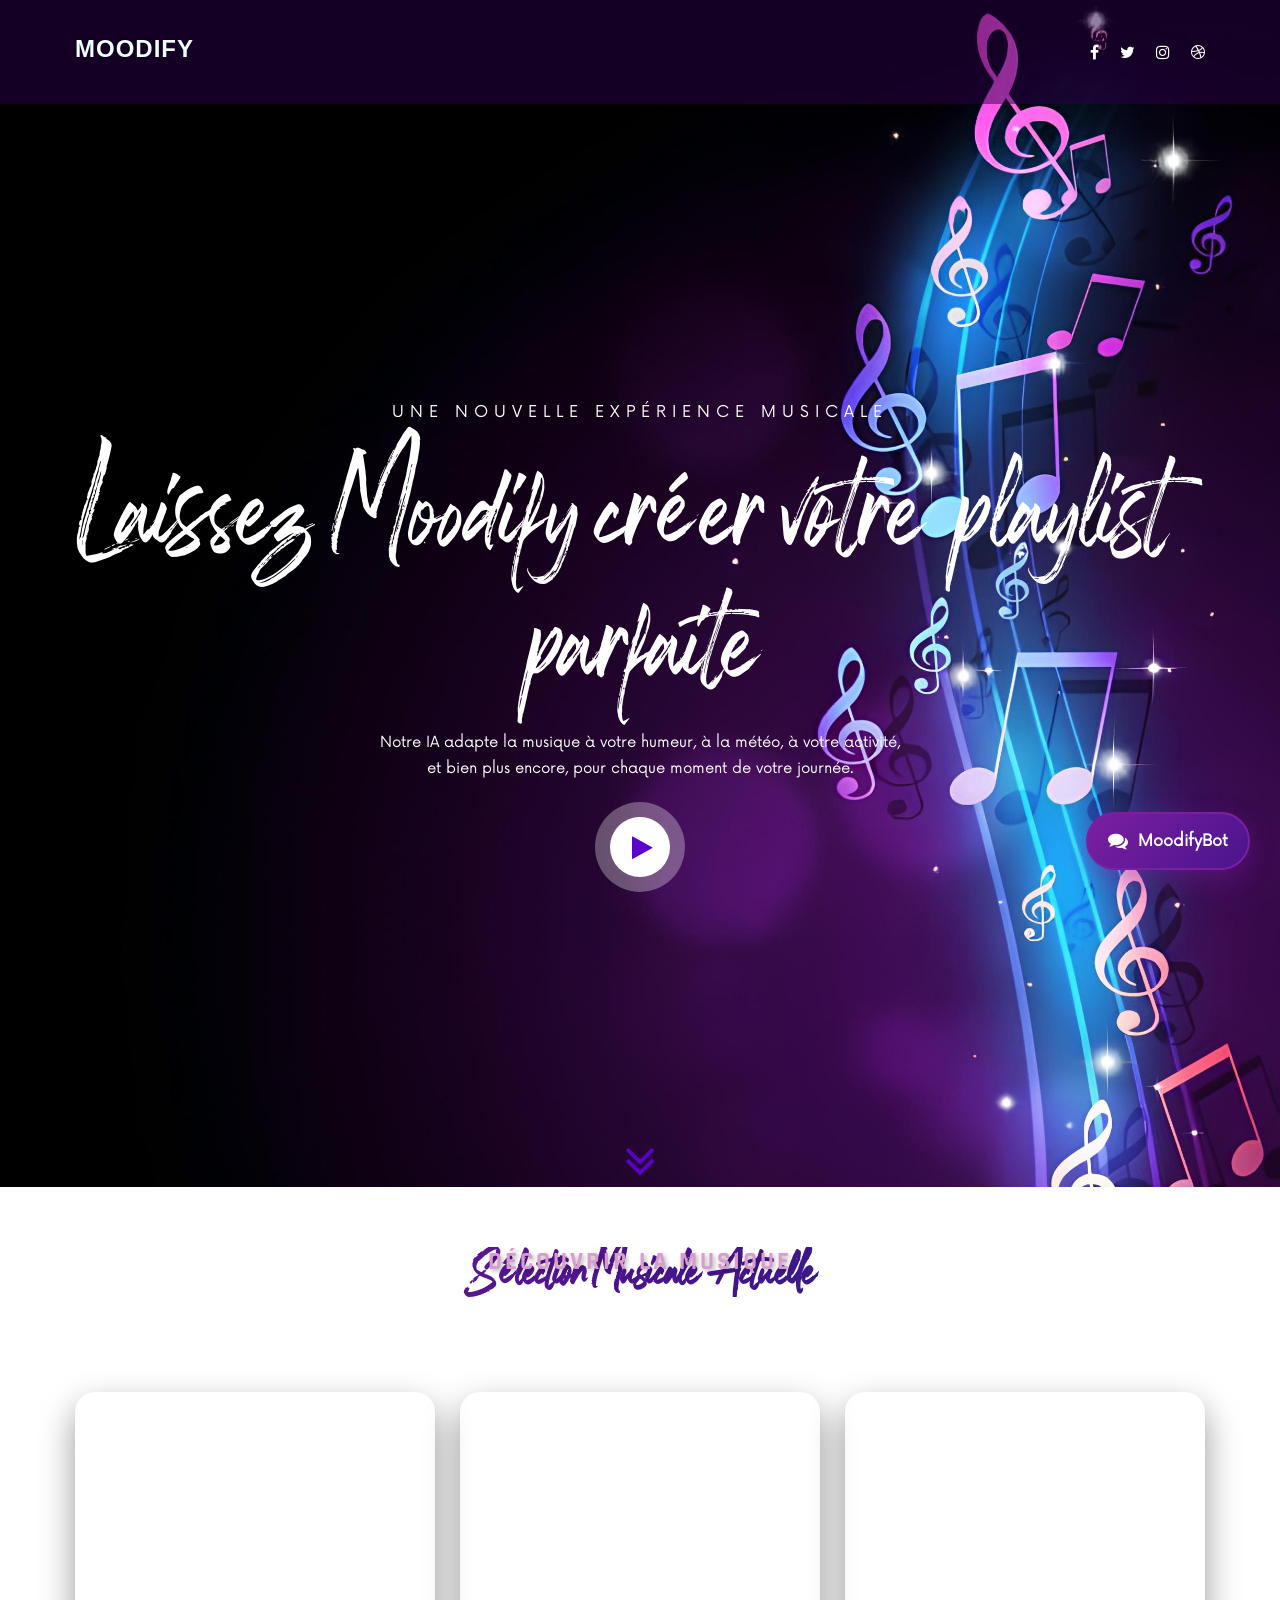
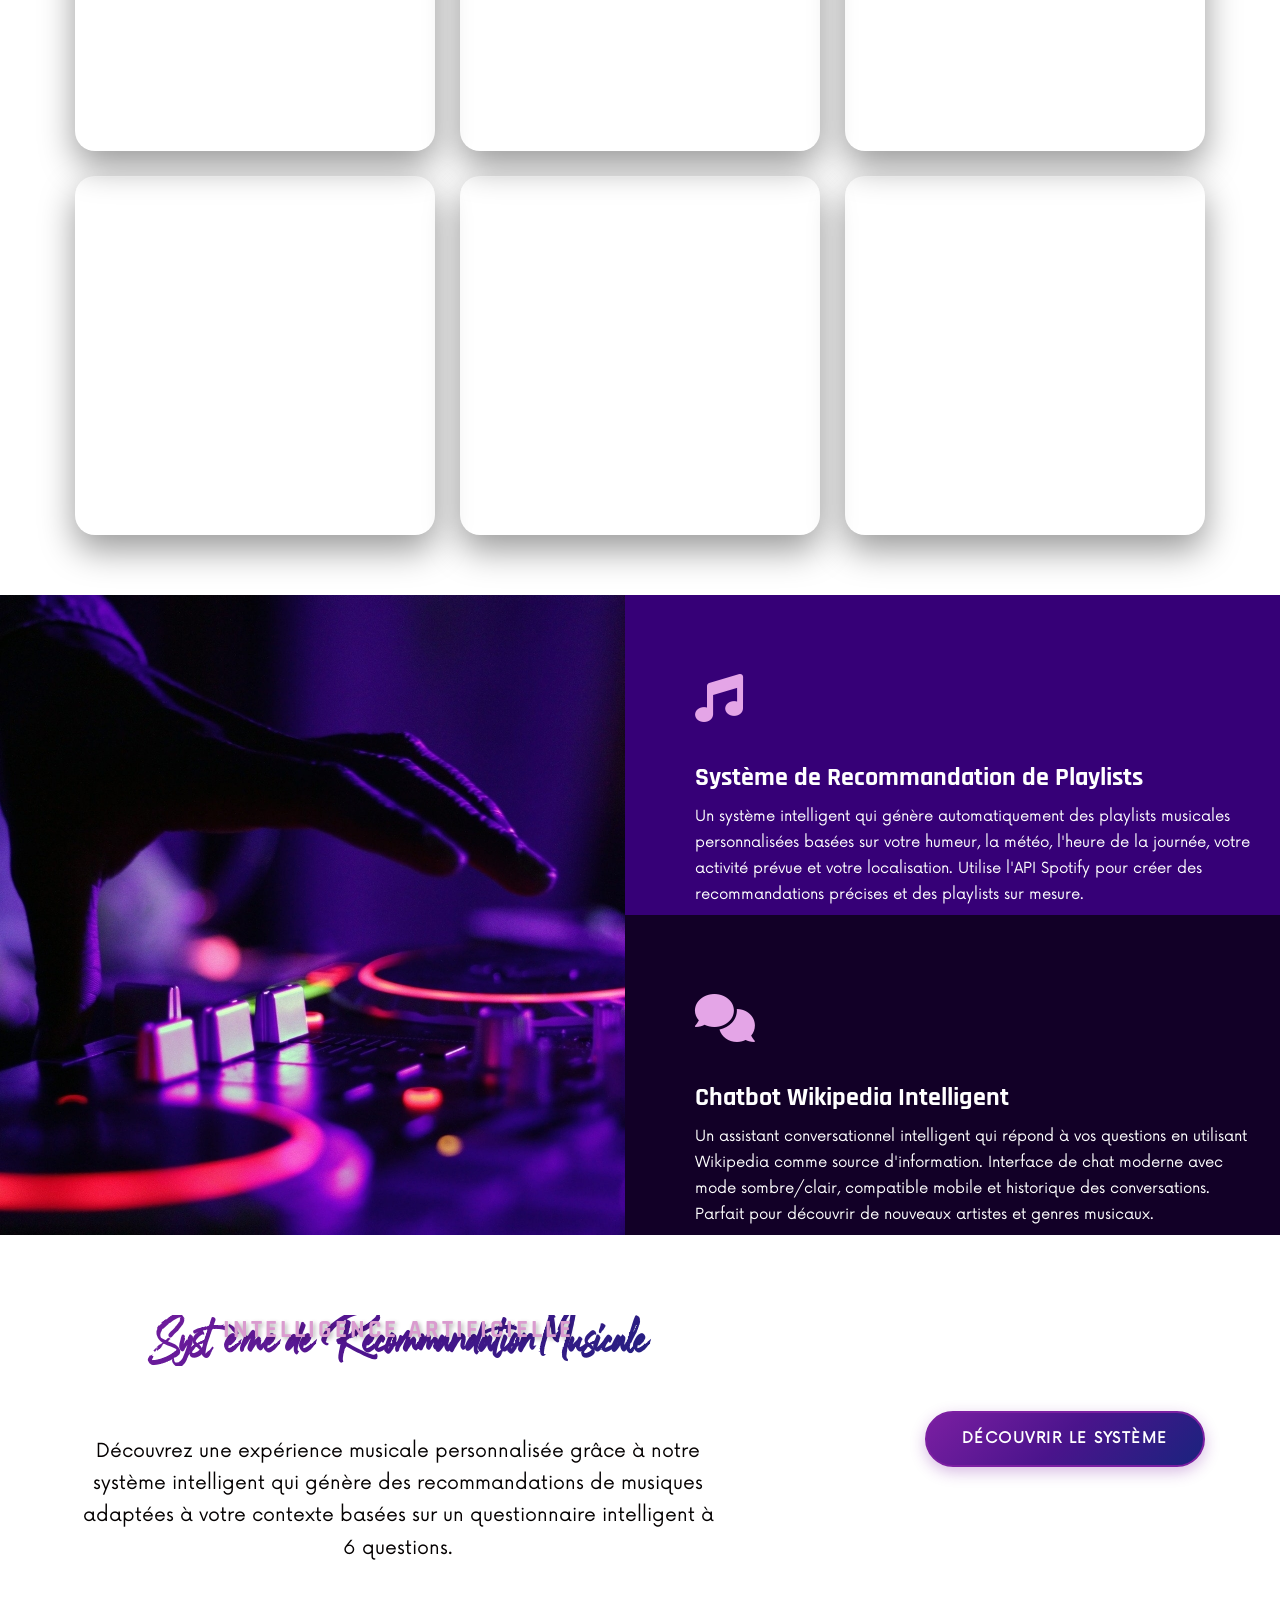
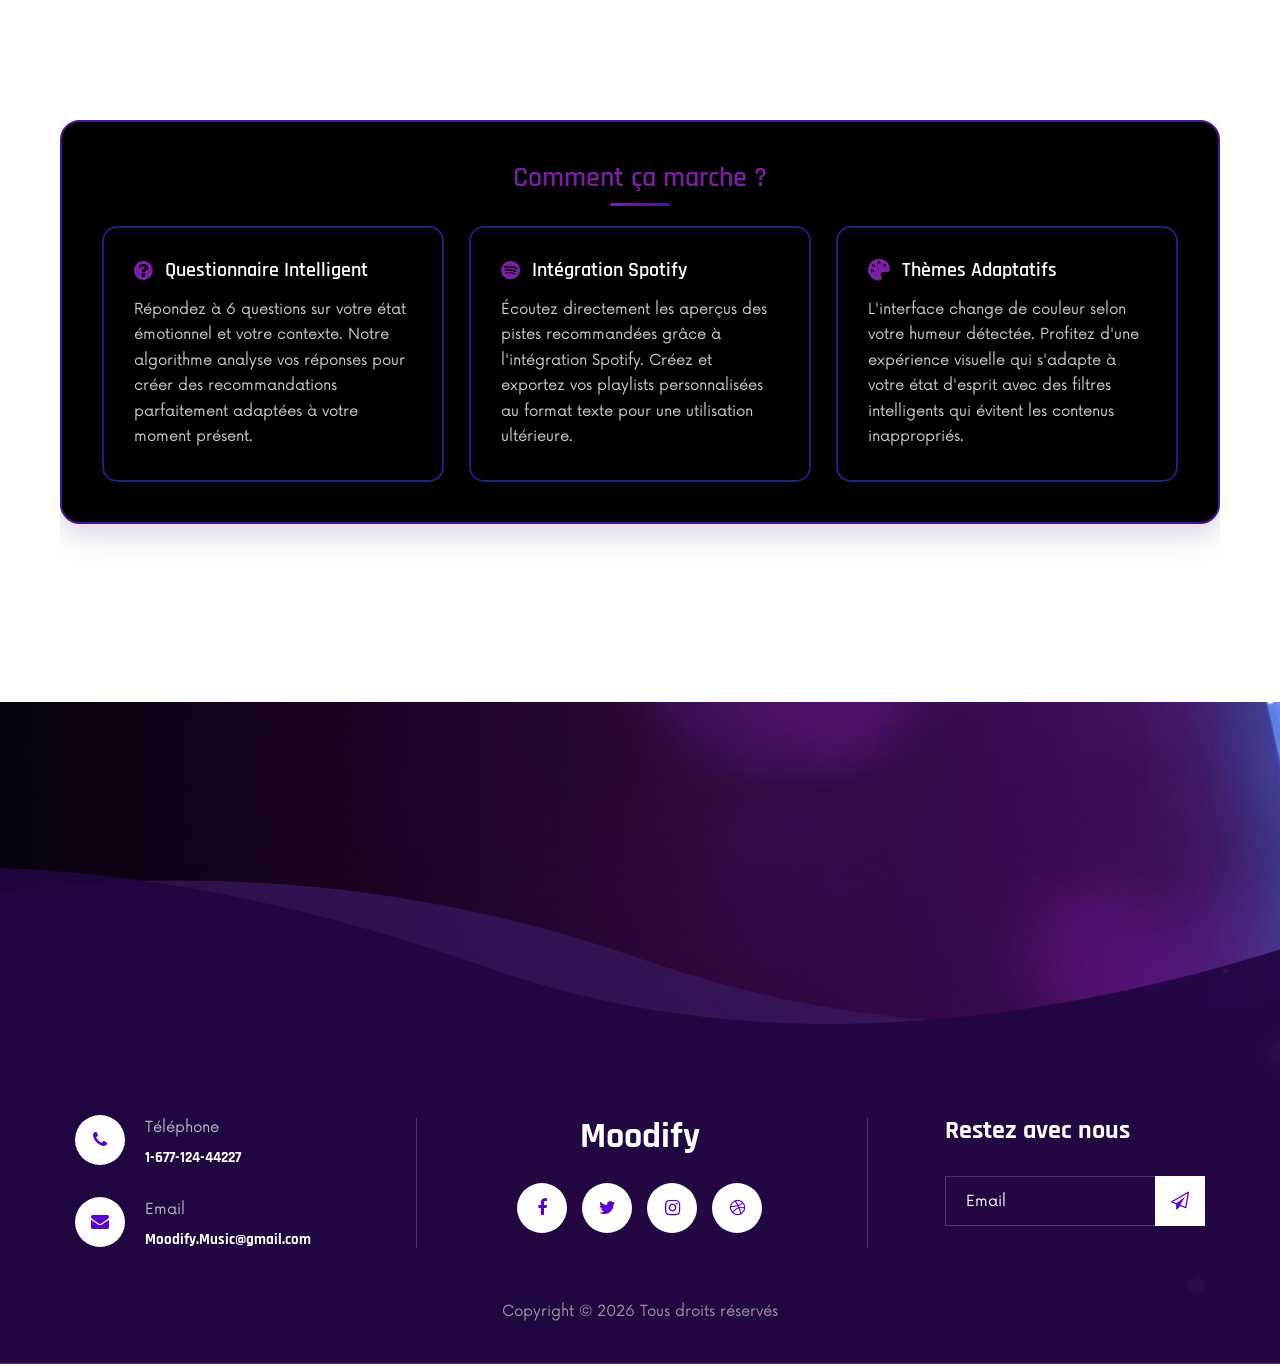
<file: Playlist_generator/index.html>
<!DOCTYPE html>
<html lang="fr">

<head>
    <meta charset="UTF-8">
    <meta name="description" content="Moodify Template">
    <meta name="keywords" content="Moodify, musique, playlist, IA, intelligence artificielle">
    <meta name="viewport" content="width=device-width, initial-scale=1.0">
    <meta http-equiv="X-UA-Compatible" content="ie=edge">
    <link href="https://cdnjs.cloudflare.com/ajax/libs/font-awesome/6.0.0/css/all.min.css" rel="stylesheet">

    <title>Moodify</title>

    <!-- Google Font -->
    <link href="https://fonts.googleapis.com/css2?family=Rajdhani:wght@400;500;600;700&display=swap" rel="stylesheet">

    <!-- Styles CSS -->
    <link rel="stylesheet" href="css/bootstrap.min.css" type="text/css">
    <link rel="stylesheet" href="css/font-awesome.min.css" type="text/css">
    <link rel="stylesheet" href="css/barfiller.css" type="text/css">
    <link rel="stylesheet" href="css/nowfont.css" type="text/css">
    <link rel="stylesheet" href="css/rockville.css" type="text/css">
    <link rel="stylesheet" href="css/magnific-popup.css" type="text/css">
    <link rel="stylesheet" href="css/owl.carousel.min.css" type="text/css">
    <link rel="stylesheet" href="css/slicknav.min.css" type="text/css">
    <link rel="stylesheet" href="css/style.css" type="text/css">
</head>

<body>
    <!-- Préchargeur de page -->
    <div id="preloder">
        <div class="loader"></div>
    </div>

    <!-- Section En-tête Début -->
    <header class="header">
        <div class="container">
            <div class="row">
                <div class="col-lg-2 col-md-2">
                  <div class="header__logo">
                    <a href="./index.html">
                        <h4 style="color: azure; 
                                font-family: 'Poppins', sans-serif; 
                                font-size: 24px; 
                                font-weight: 600; 
                                margin: 0; 
                                letter-spacing: 1px; 
                                text-transform: uppercase; 
                                display: flex; 
                                align-items: center; 
                                height: 100%;">
                            Moodify
                        </h4>
                    </a>
                  </div>

                </div>
                <div class="col-lg-10 col-md-10">
                    <div class="header__nav">
                        <nav class="header__menu mobile-menu">
                            
                        </nav>
                        <div class="header__right__social">
                            <a href="#"><i class="fa fa-facebook"></i></a>
                            <a href="#"><i class="fa fa-twitter"></i></a>
                            <a href="#"><i class="fa fa-instagram"></i></a>
                            <a href="#"><i class="fa fa-dribbble"></i></a>
                        </div>
                    </div>
                </div>
            </div>
            <div id="mobile-menu-wrap"></div>
        </div>
    </header>
    <!-- Section En-tête Fin -->

    <!-- Section Héros Début -->
    <section class="hero spad set-bg" data-setbg="img/back.jpg">
    <div class="container">
        <div class="row">
            <div class="col-lg-12">
                <div class="hero__text">
                    <span>Une nouvelle expérience musicale</span>
                    <h1>Laissez Moodify créer votre playlist parfaite</h1>
                    <p>Notre IA adapte la musique à votre humeur, à la météo, à votre activité,<br />
                       et bien plus encore, pour chaque moment de votre journée.</p>
                    <a href="https://www.youtube.com/watch?v=K4DyBUG242c" class="play-btn video-popup">
                        <i class="fa fa-play"></i>
                    </a>
                </div>
            </div>
        </div>
    </div>
    <div class="linear__icon">
        <i class="fa fa-angle-double-down"></i>
    </div>
</section>

<!-- Section Musique -->
<section class="music-section">
    <div class="container">
        <div class="section-title">
            <h2>Découvrir la Musique</h2>
            <h1>Sélection Musicale Actuelle</h1>
        </div>
        
        <div class="music-grid">
            <div class="spotify-player">
                <iframe style="border-radius:20px" 
                        src="https://open.spotify.com/embed/track/0VjIjW4GlUZAMYd2vXMi3b?utm_source=generator" 
                        width="100%" 
                        height="352" 
                        frameBorder="0" 
                        allowfullscreen="" 
                        allow="autoplay; clipboard-write; encrypted-media; fullscreen; picture-in-picture" 
                        loading="lazy">
                </iframe>
            </div>

            <div class="spotify-player">
                <iframe style="border-radius:20px" 
                        src="https://open.spotify.com/embed/track/463CkQjx2Zk1yXoBuierM9?utm_source=generator" 
                        width="100%" 
                        height="352" 
                        frameBorder="0" 
                        allowfullscreen="" 
                        allow="autoplay; clipboard-write; encrypted-media; fullscreen; picture-in-picture" 
                        loading="lazy">
                </iframe>
            </div>

            <div class="spotify-player">
                <iframe style="border-radius:20px" 
                        src="https://open.spotify.com/embed/track/4ZtFanR9U6ndgddUvNcjcG?utm_source=generator" 
                        width="100%" 
                        height="352" 
                        frameBorder="0" 
                        allowfullscreen="" 
                        allow="autoplay; clipboard-write; encrypted-media; fullscreen; picture-in-picture" 
                        loading="lazy">
                </iframe>
            </div>

            <div class="spotify-player">
                <iframe style="border-radius:20px" 
                        src="https://open.spotify.com/embed/track/5PjdY0CKGZdEuoNab3yDmX?utm_source=generator" 
                        width="100%" 
                        height="352" 
                        frameBorder="0" 
                        allowfullscreen="" 
                        allow="autoplay; clipboard-write; encrypted-media; fullscreen; picture-in-picture" 
                        loading="lazy">
                </iframe>
            </div>

            <div class="spotify-player">
                <iframe style="border-radius:20px" 
                        src="https://open.spotify.com/embed/track/6meWLlDbWZQ1cOglIPt6W7?"
                        width="100%" 
                        height="352" 
                        frameBorder="0" 
                        allowfullscreen="" 
                        allow="autoplay; clipboard-write; encrypted-media; fullscreen; picture-in-picture" 
                        loading="lazy">
                </iframe>
            </div>

            <div class="spotify-player">
                <iframe style="border-radius:20px" 
                        src="https://open.spotify.com/embed/track/4uUG5RXrOk84mYEfFvj3cK?utm_source=generator"
                        width="100%" 
                        height="352" 
                        frameBorder="0" 
                        allowfullscreen="" 
                        allow="autoplay; clipboard-write; encrypted-media; fullscreen; picture-in-picture" 
                        loading="lazy">
                </iframe>
            </div>
        </div>
    </div>
</section>

<script>
    // Animation des cartes de musique
    document.addEventListener('DOMContentLoaded', function() {
        const musicCards = document.querySelectorAll('.music-card');
        const playButtons = document.querySelectorAll('.play-btn');
        const progressBars = document.querySelectorAll('.progress-bar');
        
        // Animation d'apparition des cartes
        musicCards.forEach((card, index) => {
            card.style.opacity = '0';
            card.style.transform = 'translateY(50px)';
            
            setTimeout(() => {
                card.style.transition = 'all 0.8s cubic-bezier(0.175, 0.885, 0.32, 1.275)';
                card.style.opacity = '1';
                card.style.transform = 'translateY(0)';
            }, index * 200);
        });

        // Gestion des boutons play/pause
        playButtons.forEach((btn, index) => {
            btn.addEventListener('click', function() {
                const icon = btn.querySelector('i');
                
                if (icon.classList.contains('fa-play')) {
                    icon.classList.remove('fa-play');
                    icon.classList.add('fa-pause');
                    simulateProgress(index);
                } else {
                    icon.classList.remove('fa-pause');
                    icon.classList.add('fa-play');
                }
            });
        });

        // Simulation de progression de la musique
        function simulateProgress(cardIndex) {
            const progressBar = progressBars[cardIndex].querySelector('.progress');
            const currentWidth = parseInt(progressBar.style.width) || 0;
            
            let width = currentWidth;
            const interval = setInterval(() => {
                width += 1;
                progressBar.style.width = width + '%';
                
                if (width >= 100) {
                    clearInterval(interval);
                    // Remettre le bouton en mode play
                    const playBtn = playButtons[cardIndex];
                    const icon = playBtn.querySelector('i');
                    icon.classList.remove('fa-pause');
                    icon.classList.add('fa-play');
                }
            }, 100);
        }

        // Gestion du clic sur la barre de progression
        progressBars.forEach((bar, index) => {
            bar.addEventListener('click', function(e) {
                const rect = bar.getBoundingClientRect();
                const clickX = e.clientX - rect.left;
                const percentage = (clickX / rect.width) * 100;
                
                const progress = bar.querySelector('.progress');
                progress.style.width = percentage + '%';
            });
        });

        // Animation des notes flottantes
        const floatingNotes = document.querySelectorAll('.floating-notes');
        floatingNotes.forEach(note => {
            setInterval(() => {
                note.style.transform = `translateY(${Math.random() * 10 - 5}px)`;
            }, 2000);
        });
    });
</script>

<!-- Section Services -->
<section class="services">
    <div class="container-fluid">
        <div class="row">
            <div class="col-lg-6 p-0">
                <div class="services__left set-bg" data-setbg="img/services/service-left.jpg">
            
                </div>
            </div>
            <div class="col-lg-6 p-0">
                <div class="row services__list">
                    <div class="col-lg-12 p-0 order-lg-1 col-md-12 order-md-1">
                        <div class="service__item deep-bg">
                            <div class="service-icon" style="font-size: 48px; color: #e4a5e7; margin-bottom: 20px;">
                                <i class="fas fa-music"></i>
                            </div>
                            <h4>Système de Recommandation de Playlists</h4>
                            <p>Un système intelligent qui génère automatiquement des playlists musicales personnalisées basées sur votre humeur, la météo, l'heure de la journée, votre activité prévue et votre localisation. Utilise l'API Spotify pour créer des recommandations précises et des playlists sur mesure.</p>
                            
                        </div>
                    </div>
                    <div class="col-lg-12 p-0 order-lg-2 col-md-12 order-md-2">
                        <div class="service__item">
                            <div class="service-icon" style="font-size: 48px; color: #e4a5e7; margin-bottom: 20px;">
                                <i class="fas fa-comments"></i>
                            </div>
                            <h4>Chatbot Wikipedia Intelligent</h4>
                            <p>Un assistant conversationnel intelligent qui répond à vos questions en utilisant Wikipedia comme source d'information. Interface de chat moderne avec mode sombre/clair, compatible mobile et historique des conversations. Parfait pour découvrir de nouveaux artistes et genres musicaux.</p>
                            
                        </div>
                    </div>
                </div>
            </div>
        </div>
    </div>
</section>

<!-- Section Système de Recommandation Début -->
<section class="track spad">
    <div class="container">
        <div class="row">
            <div class="col-lg-7">
                <div class="section-title">
                    <h2>Intelligence Artificielle</h2>
                    <h1>Système de Recommandation Musicale</h1>
                    <p>Découvrez une expérience musicale personnalisée grâce à notre système intelligent qui génère des recommandations de musiques adaptées à votre contexte basées sur un questionnaire intelligent à 6 questions.</p>
                </div>
            </div>
            <div class="col-lg-5">
                <div class="track__all">
                    <a href="http://localhost:5001" target="_blank" class="primary-btn border-btn">
                        Découvrir le Système
                    </a>
                </div>
            </div>
        </div>
        <div class="row">
            <div class="col-lg-12 p-0">
                <div class="track__content nice-scroll">
                    <div class="recommendation-info">
                        <h3>Comment ça marche ?</h3>
                        <div class="features-grid">
                            <div class="feature-item">
                                <h4><i class="fa fa-question-circle"></i> Questionnaire Intelligent</h4>
                                <p>Répondez à 6 questions sur votre état émotionnel et votre contexte. Notre algorithme analyse vos réponses pour créer des recommandations parfaitement adaptées à votre moment présent.</p>
                            </div>
                            
                            <div class="feature-item">
                                <h4><i class="fa fa-spotify"></i> Intégration Spotify</h4>
                                <p>Écoutez directement les aperçus des pistes recommandées grâce à l'intégration Spotify. Créez et exportez vos playlists personnalisées au format texte pour une utilisation ultérieure.</p>
                            </div>
                            
                            <div class="feature-item">
                                <h4><i class="fa fa-palette"></i> Thèmes Adaptatifs</h4>
                                <p>L'interface change de couleur selon votre humeur détectée. Profitez d'une expérience visuelle qui s'adapte à votre état d'esprit avec des filtres intelligents qui évitent les contenus inappropriés.</p>
                            </div>
                        </div>
                        
                        
                    </div>
                </div>
            </div>
        </div>
    </div>
</section>

<!-- Section Système de Recommandation Fin -->

    <!-- Bouton Flottant Chatbot -->
    <div class="chatbot-float">
        <a href="http://127.0.0.1:5000/" class="chatbot-btn">
            <i class="fa fa-comments"></i>
            <span class="chatbot-text">MoodifyBot</span>
        </a>
    </div>

    <section class="countdown spad set-bg" data-setbg="img/back2.jpg">
        <div class="container">
            
        </div>
    </section>

    <!-- Section Pied de Page Début -->
    <footer class="footer spad set-bg" data-setbg="img/footer-bg.png">
        <div class="container">
            <div class="row">
                <div class="col-lg-3 col-md-6">
                    <div class="footer__address">
                        <ul>
                            <li>
                                <i class="fa fa-phone"></i>
                                <p>Téléphone</p>
                                <h6>1-677-124-44227</h6>
                            </li>
                            <li>
                                <i class="fa fa-envelope"></i>
                                <p>Email</p>
                                <h6>Moodify.Music@gmail.com</h6>
                            </li>
                        </ul>
                    </div>
                </div>
                <div class="col-lg-4 offset-lg-1 col-md-6">
                    <div class="footer__social">
                        <h2>Moodify</h2>
                        <div class="footer__social__links">
                            <a href="#"><i class="fa fa-facebook"></i></a>
                            <a href="#"><i class="fa fa-twitter"></i></a>
                            <a href="#"><i class="fa fa-instagram"></i></a>
                            <a href="#"><i class="fa fa-dribbble"></i></a>
                        </div>
                    </div>
                </div>
                <div class="col-lg-3 offset-lg-1 col-md-6">
                    <div class="footer__newslatter">
                        <h4>Restez avec nous</h4>
                        <form action="#">
                            <input type="text" placeholder="Email">
                            <button type="submit"><i class="fa fa-send-o"></i></button>
                        </form>
                    </div>
                </div>
            </div>
            <div class="footer__copyright__text">
                <p>Copyright &copy; <script>document.write(new Date().getFullYear());</script> Tous droits réservés</p>
            </div>
        </div>
    </footer>
    <!-- Section Pied de Page Fin -->

    <!-- Plugins JS -->
    <script src="js/jquery-3.3.1.min.js"></script>
    <script src="js/bootstrap.min.js"></script>
    <script src="js/jquery.magnific-popup.min.js"></script>
    <script src="js/jquery.nicescroll.min.js"></script>
    <script src="js/jquery.barfiller.js"></script>
    <script src="js/jquery.countdown.min.js"></script>
    <script src="js/jquery.slicknav.js"></script>
    <script src="js/owl.carousel.min.js"></script>
    <script src="js/main.js"></script>

    <!-- Plugin Musique -->
    <script src="js/jquery.jplayer.min.js"></script>
    <script src="js/jplayerInit.js"></script>
</body>

</html>
</file>
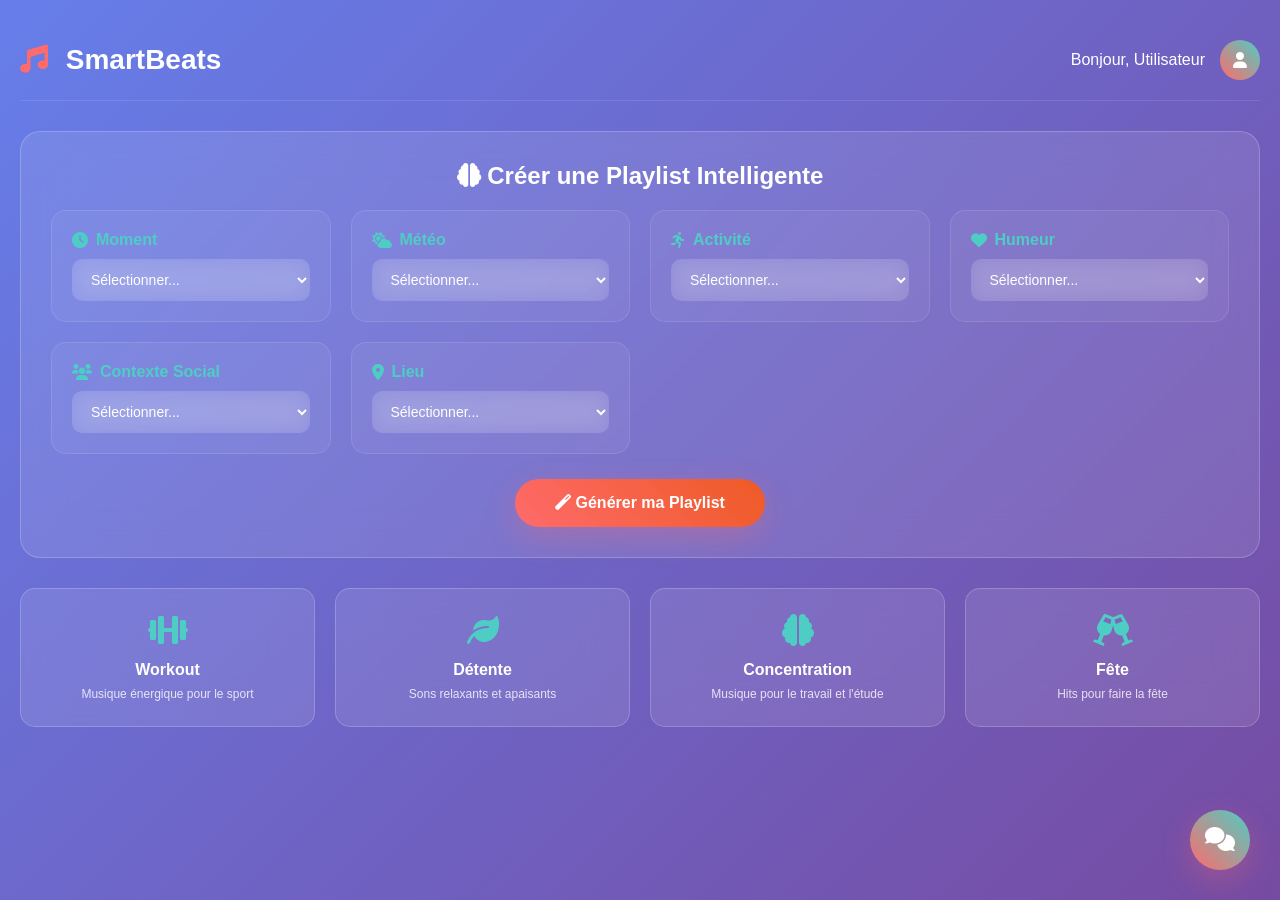
<file: Playlist_generator/.ipynb_checkpoints/recommand-checkpoint.html>
<!DOCTYPE html>
<html lang="fr">
<head>
    <meta charset="UTF-8">
    <meta name="viewport" content="width=device-width, initial-scale=1.0">
    <title>SmartBeats - Playlists Intelligentes</title>
    <link href="https://cdnjs.cloudflare.com/ajax/libs/font-awesome/6.0.0/css/all.min.css" rel="stylesheet">
    <style>
        * {
            margin: 0;
            padding: 0;
            box-sizing: border-box;
        }

        body {
            font-family: 'Segoe UI', Tahoma, Geneva, Verdana, sans-serif;
            background: linear-gradient(135deg, #667eea 0%, #764ba2 100%);
            color: white;
            min-height: 100vh;
        }

        .container {
            max-width: 1400px;
            margin: 0 auto;
            padding: 20px;
        }

        /* Header */
        .header {
            display: flex;
            justify-content: space-between;
            align-items: center;
            padding: 20px 0;
            border-bottom: 1px solid rgba(255,255,255,0.1);
            margin-bottom: 30px;
        }

        .logo {
            font-size: 28px;
            font-weight: bold;
            color: #fff;
        }

        .logo i {
            color: #ff6b6b;
            margin-right: 10px;
        }

        .user-profile {
            display: flex;
            align-items: center;
            gap: 15px;
        }

        .profile-avatar {
            width: 40px;
            height: 40px;
            border-radius: 50%;
            background: linear-gradient(45deg, #ff6b6b, #4ecdc4);
            display: flex;
            align-items: center;
            justify-content: center;
        }

        /* Context Input Section */
        .context-section {
            background: rgba(255,255,255,0.1);
            backdrop-filter: blur(20px);
            border-radius: 20px;
            padding: 30px;
            margin-bottom: 30px;
            border: 1px solid rgba(255,255,255,0.2);
        }

        .context-title {
            font-size: 24px;
            margin-bottom: 20px;
            text-align: center;
        }

        .context-grid {
            display: grid;
            grid-template-columns: repeat(auto-fit, minmax(250px, 1fr));
            gap: 20px;
            margin-bottom: 25px;
        }

        .context-group {
            background: rgba(255,255,255,0.05);
            padding: 20px;
            border-radius: 15px;
            border: 1px solid rgba(255,255,255,0.1);
        }

        .context-group h3 {
            font-size: 16px;
            margin-bottom: 10px;
            color: #4ecdc4;
            display: flex;
            align-items: center;
            gap: 8px;
        }

        .context-select, .context-input {
            width: 100%;
            padding: 12px 15px;
            border: none;
            border-radius: 10px;
            background: rgba(255,255,255,0.1);
            color: white;
            font-size: 14px;
            backdrop-filter: blur(10px);
        }

        .context-select option {
            background: #333;
            color: white;
        }

        .context-input::placeholder {
            color: rgba(255,255,255,0.6);
        }

        .generate-btn {
            background: linear-gradient(45deg, #ff6b6b, #ee5a24);
            border: none;
            padding: 15px 40px;
            border-radius: 25px;
            color: white;
            font-size: 16px;
            font-weight: bold;
            cursor: pointer;
            display: block;
            margin: 0 auto;
            transition: all 0.3s ease;
            box-shadow: 0 10px 30px rgba(255, 107, 107, 0.3);
        }

        .generate-btn:hover {
            transform: translateY(-3px);
            box-shadow: 0 15px 40px rgba(255, 107, 107, 0.4);
        }

        /* Quick Actions */
        .quick-actions {
            display: grid;
            grid-template-columns: repeat(auto-fit, minmax(200px, 1fr));
            gap: 20px;
            margin-bottom: 30px;
        }

        .quick-action-card {
            background: rgba(255,255,255,0.1);
            backdrop-filter: blur(20px);
            padding: 25px;
            border-radius: 15px;
            text-align: center;
            cursor: pointer;
            transition: all 0.3s ease;
            border: 1px solid rgba(255,255,255,0.2);
        }

        .quick-action-card:hover {
            transform: translateY(-5px);
            background: rgba(255,255,255,0.15);
            box-shadow: 0 20px 40px rgba(0,0,0,0.2);
        }

        .quick-action-card i {
            font-size: 32px;
            margin-bottom: 15px;
            color: #4ecdc4;
        }

        .quick-action-card h3 {
            font-size: 16px;
            margin-bottom: 8px;
        }

        .quick-action-card p {
            font-size: 12px;
            opacity: 0.8;
        }

        /* Generated Playlist Section */
        .playlist-section {
            background: rgba(255,255,255,0.1);
            backdrop-filter: blur(20px);
            border-radius: 20px;
            padding: 30px;
            border: 1px solid rgba(255,255,255,0.2);
            display: none;
        }

        .playlist-header {
            display: flex;
            justify-content: space-between;
            align-items: center;
            margin-bottom: 25px;
        }

        .playlist-info h2 {
            font-size: 24px;
            margin-bottom: 5px;
        }

        .playlist-meta {
            font-size: 14px;
            opacity: 0.8;
        }

        .playlist-actions {
            display: flex;
            gap: 10px;
        }

        .action-btn {
            padding: 10px 20px;
            border: none;
            border-radius: 20px;
            background: rgba(255,255,255,0.2);
            color: white;
            cursor: pointer;
            transition: all 0.3s ease;
        }

        .action-btn:hover {
            background: rgba(255,255,255,0.3);
        }

        .track-list {
            max-height: 400px;
            overflow-y: auto;
        }

        .track-item {
            display: flex;
            align-items: center;
            padding: 15px;
            border-radius: 10px;
            margin-bottom: 10px;
            background: rgba(255,255,255,0.05);
            transition: all 0.3s ease;
        }

        .track-item:hover {
            background: rgba(255,255,255,0.1);
        }

        .track-cover {
            width: 50px;
            height: 50px;
            border-radius: 8px;
            background: linear-gradient(45deg, #667eea, #764ba2);
            margin-right: 15px;
            display: flex;
            align-items: center;
            justify-content: center;
        }

        .track-info {
            flex: 1;
        }

        .track-title {
            font-weight: bold;
            margin-bottom: 3px;
        }

        .track-artist {
            font-size: 14px;
            opacity: 0.7;
        }

        .track-genre {
            font-size: 12px;
            background: rgba(255,255,255,0.2);
            padding: 2px 8px;
            border-radius: 10px;
            margin-left: 10px;
        }

        /* Chatbot */
        .chatbot-toggle {
            position: fixed;
            bottom: 30px;
            right: 30px;
            width: 60px;
            height: 60px;
            border-radius: 50%;
            background: linear-gradient(45deg, #ff6b6b, #4ecdc4);
            border: none;
            color: white;
            font-size: 24px;
            cursor: pointer;
            box-shadow: 0 10px 30px rgba(255, 107, 107, 0.3);
            transition: all 0.3s ease;
        }

        .chatbot-toggle:hover {
            transform: scale(1.1);
        }

        /* Loading Animation */
        .loading {
            display: none;
            text-align: center;
            padding: 20px;
        }

        .spinner {
            width: 40px;
            height: 40px;
            border: 4px solid rgba(255,255,255,0.3);
            border-top: 4px solid #4ecdc4;
            border-radius: 50%;
            animation: spin 1s linear infinite;
            margin: 0 auto 15px;
        }

        @keyframes spin {
            0% { transform: rotate(0deg); }
            100% { transform: rotate(360deg); }
        }

        /* Responsive */
        @media (max-width: 768px) {
            .context-grid {
                grid-template-columns: 1fr;
            }
            
            .quick-actions {
                grid-template-columns: repeat(2, 1fr);
            }
            
            .header {
                flex-direction: column;
                gap: 15px;
            }
        }
    </style>
</head>
<body>
    <div class="container">
        <!-- Header -->
        <header class="header">
            <div class="logo">
                <i class="fas fa-music"></i>
                SmartBeats
            </div>
            <div class="user-profile">
                <span>Bonjour, Utilisateur</span>
                <div class="profile-avatar">
                    <i class="fas fa-user"></i>
                </div>
            </div>
        </header>

        <!-- Context Input Section -->
        <section class="context-section">
            <h2 class="context-title">
                <i class="fas fa-brain"></i>
                Créer une Playlist Intelligente
            </h2>
            
            <div class="context-grid">
                <div class="context-group">
                    <h3><i class="fas fa-clock"></i> Moment</h3>
                    <select class="context-select" id="contexte_temporel">
                        <option value="">Sélectionner...</option>
                        <option value="matin">Matin</option>
                        <option value="apres-midi">Après-midi</option>
                        <option value="soir">Soir</option>
                        <option value="nuit">Nuit</option>
                    </select>
                </div>

                <div class="context-group">
                    <h3><i class="fas fa-cloud-sun"></i> Météo</h3>
                    <select class="context-select" id="contexte_meteo">
                        <option value="">Sélectionner...</option>
                        <option value="ensoleille">Ensoleillé</option>
                        <option value="nuageux">Nuageux</option>
                        <option value="pluvieux">Pluvieux</option>
                        <option value="neige">Neige</option>
                    </select>
                </div>

                <div class="context-group">
                    <h3><i class="fas fa-running"></i> Activité</h3>
                    <select class="context-select" id="contexte_activite">
                        <option value="">Sélectionner...</option>
                        <option value="travail">Travail</option>
                        <option value="sport">Sport</option>
                        <option value="detente">Détente</option>
                        <option value="conduite">Conduite</option>
                        <option value="etude">Étude</option>
                    </select>
                </div>

                <div class="context-group">
                    <h3><i class="fas fa-heart"></i> Humeur</h3>
                    <select class="context-select" id="contexte_emotionnel">
                        <option value="">Sélectionner...</option>
                        <option value="joyeux">Joyeux</option>
                        <option value="calme">Calme</option>
                        <option value="energique">Énergique</option>
                        <option value="melancolique">Mélancolique</option>
                        <option value="motive">Motivé</option>
                    </select>
                </div>

                <div class="context-group">
                    <h3><i class="fas fa-users"></i> Contexte Social</h3>
                    <select class="context-select" id="contexte_social">
                        <option value="">Sélectionner...</option>
                        <option value="seul">Seul</option>
                        <option value="amis">Entre amis</option>
                        <option value="famille">En famille</option>
                        <option value="couple">En couple</option>
                        <option value="fete">Fête</option>
                    </select>
                </div>

                <div class="context-group">
                    <h3><i class="fas fa-map-marker-alt"></i> Lieu</h3>
                    <select class="context-select" id="contexte_lieu">
                        <option value="">Sélectionner...</option>
                        <option value="maison">Maison</option>
                        <option value="bureau">Bureau</option>
                        <option value="voiture">Voiture</option>
                        <option value="gym">Salle de sport</option>
                        <option value="exterieur">Extérieur</option>
                    </select>
                </div>
            </div>

            <button class="generate-btn" onclick="generatePlaylist()">
                <i class="fas fa-magic"></i>
                Générer ma Playlist
            </button>
        </section>

        <!-- Quick Actions -->
        <section class="quick-actions">
            <div class="quick-action-card" onclick="quickPlaylist('workout')">
                <i class="fas fa-dumbbell"></i>
                <h3>Workout</h3>
                <p>Musique énergique pour le sport</p>
            </div>
            <div class="quick-action-card" onclick="quickPlaylist('chill')">
                <i class="fas fa-leaf"></i>
                <h3>Détente</h3>
                <p>Sons relaxants et apaisants</p>
            </div>
            <div class="quick-action-card" onclick="quickPlaylist('focus')">
                <i class="fas fa-brain"></i>
                <h3>Concentration</h3>
                <p>Musique pour le travail et l'étude</p>
            </div>
            <div class="quick-action-card" onclick="quickPlaylist('party')">
                <i class="fas fa-glass-cheers"></i>
                <h3>Fête</h3>
                <p>Hits pour faire la fête</p>
            </div>
        </section>

        <!-- Loading -->
        <div class="loading" id="loading">
            <div class="spinner"></div>
            <p>Génération de votre playlist personnalisée...</p>
        </div>

        <!-- Generated Playlist -->
        <section class="playlist-section" id="playlistSection">
            <div class="playlist-header">
                <div class="playlist-info">
                    <h2 id="playlistTitle">Ma Playlist Intelligente</h2>
                    <div class="playlist-meta">
                        <span id="trackCount">15 titres</span> • 
                        <span id="playlistDuration">52 min</span> • 
                        <span id="playlistMood">Énergique</span>
                    </div>
                </div>
                <div class="playlist-actions">
                    <button class="action-btn"><i class="fas fa-play"></i> Jouer</button>
                    <button class="action-btn"><i class="fas fa-heart"></i> Sauvegarder</button>
                    <button class="action-btn"><i class="fas fa-share"></i> Partager</button>
                </div>
            </div>

            <div class="track-list" id="trackList">
                <!-- Les tracks seront générées dynamiquement -->
            </div>
        </section>
    </div>

    <!-- Chatbot Toggle -->
    <button class="chatbot-toggle" onclick="toggleChatbot()">
        <i class="fas fa-comments"></i>
    </button>

    <script>
        // Données de démonstration (normalement depuis votre dataset)
        const sampleTracks = [
            {titre: "Blinding Lights", artiste: "The Weeknd", genre: "Pop", energie: 0.8, valence: 0.7},
            {titre: "Watermelon Sugar", artiste: "Harry Styles", genre: "Pop", energie: 0.7, valence: 0.8},
            {titre: "Levitating", artiste: "Dua Lipa", genre: "Pop", energie: 0.9, valence: 0.9},
            {titre: "Good 4 U", artiste: "Olivia Rodrigo", genre: "Pop Rock", energie: 0.8, valence: 0.6},
            {titre: "Stay", artiste: "The Kid LAROI", genre: "Pop", energie: 0.7, valence: 0.5},
            {titre: "Heat Waves", artiste: "Glass Animals", genre: "Indie", energie: 0.6, valence: 0.7},
            {titre: "Industry Baby", artiste: "Lil Nas X", genre: "Hip Hop", energie: 0.9, valence: 0.8},
            {titre: "Bad Habits", artiste: "Ed Sheeran", genre: "Pop", energie: 0.7, valence: 0.6}
        ];

        function generatePlaylist() {
            // Afficher le loading
            document.getElementById('loading').style.display = 'block';
            document.querySelector('.playlist-section').style.display = 'none';

            // Simuler le traitement IA
            setTimeout(() => {
                // Masquer le loading
                document.getElementById('loading').style.display = 'none';
                
                // Afficher la playlist générée
                displayGeneratedPlaylist();
                document.querySelector('.playlist-section').style.display = 'block';
                
                // Scroll vers la playlist
                document.querySelector('.playlist-section').scrollIntoView({behavior: 'smooth'});
            }, 2000);
        }

        function displayGeneratedPlaylist() {
            const trackList = document.getElementById('trackList');
            trackList.innerHTML = '';

            // Mélanger et sélectionner des tracks
            const selectedTracks = sampleTracks.sort(() => 0.5 - Math.random()).slice(0, 6);

            selectedTracks.forEach((track, index) => {
                const trackElement = document.createElement('div');
                trackElement.className = 'track-item';
                trackElement.innerHTML = `
                    <div class="track-cover">
                        <i class="fas fa-music"></i>
                    </div>
                    <div class="track-info">
                        <div class="track-title">${track.titre}</div>
                        <div class="track-artist">${track.artiste}</div>
                    </div>
                    <span class="track-genre">${track.genre}</span>
                `;
                trackList.appendChild(trackElement);
            });

            // Mettre à jour les métadonnées
            document.getElementById('trackCount').textContent = `${selectedTracks.length} titres`;
            document.getElementById('playlistDuration').textContent = `${Math.round(selectedTracks.length * 3.5)} min`;
        }

        function quickPlaylist(type) {
            const contexts = {
                workout: {
                    contexte_activite: 'sport',
                    contexte_emotionnel: 'energique',
                    contexte_lieu: 'gym'
                },
                chill: {
                    contexte_activite: 'detente',
                    contexte_emotionnel: 'calme',
                    contexte_lieu: 'maison'
                },
                focus: {
                    contexte_activite: 'travail',
                    contexte_emotionnel: 'calme',
                    contexte_lieu: 'bureau'
                },
                party: {
                    contexte_activite: 'fete',
                    contexte_emotionnel: 'joyeux',
                    contexte_social: 'amis'
                }
            };

            const context = contexts[type];
            
            // Pré-remplir les sélections
            Object.keys(context).forEach(key => {
                const select = document.getElementById(key);
                if (select) select.value = context[key];
            });

            // Générer automatiquement
            generatePlaylist();
        }

        function toggleChatbot() {
            alert('Interface Chatbot à implémenter\n\nExemples d\'interactions:\n• "Crée-moi une playlist pour mon jogging matinal"\n• "Je veux de la musique calme pour travailler"\n• "Suggère-moi quelque chose d\'énergique"');
        }

        // Animation au chargement
        window.addEventListener('load', () => {
            document.querySelectorAll('.quick-action-card').forEach((card, index) => {
                card.style.opacity = '0';
                card.style.transform = 'translateY(20px)';
                
                setTimeout(() => {
                    card.style.transition = 'all 0.5s ease';
                    card.style.opacity = '1';
                    card.style.transform = 'translateY(0)';
                }, index * 100);
            });
        });
    </script>
</body>
</html>
</file>
<file: Playlist_generator/css/barfiller.css>
.barfiller {
    width:100%;
    height:12px;
    background:#fcfcfc;
    border:1px solid #ccc;
    position:relative;
    margin-bottom:20px;
    box-shadow: inset 1px 4px 9px -6px rgba(0,0,0,.5); 
    -moz-box-shadow: inset 1px 4px 9px -6px rgba(0,0,0,.5); 
}

.barfiller .fill {
    display:block;
    position:relative;
    width:0px;
    height:100%;
    background:#333;
    z-index:1;
}

.barfiller .tipWrap {
    display:none;
}

.barfiller .tip {
    margin-top:-30px;
    padding:2px 4px;
    font-size:11px;
    color:#fff;
    left:0px;
    position:absolute;
    z-index:2;
    background: #333;
} 

.barfiller .tip:after {
    border:solid;
    border-color:rgba(0,0,0,.8) transparent;
    border-width:6px 6px 0 6px;
    content:"";
    display:block;
    position:absolute;
    left:9px;
    top:100%;
    z-index:9
}
</file>
<file: Playlist_generator/css/nowfont.css>
/* #### Generated By: http://www.cufonfonts.com #### */

@font-face {
font-family: 'Now Regular';
font-style: normal;
font-weight: normal;
src: local('Now Regular'), url('../fonts/Now-Regular.woff') format('woff');
}


@font-face {
font-family: 'Now Thin';
font-style: normal;
font-weight: normal;
src: local('Now Thin'), url('../fonts/Now-Thin.woff') format('woff');
}


@font-face {
font-family: 'Now Light';
font-style: normal;
font-weight: normal;
src: local('Now Light'), url('../fonts/Now-Light.woff') format('woff');
}


@font-face {
font-family: 'Now Medium';
font-style: normal;
font-weight: normal;
src: local('Now Medium'), url('../fonts/Now-Medium.woff') format('woff');
}


@font-face {
font-family: 'Now Bold';
font-style: normal;
font-weight: normal;
src: local('Now Bold'), url('../fonts/Now-Bold.woff') format('woff');
}


@font-face {
font-family: 'Now Black';
font-style: normal;
font-weight: normal;
src: local('Now Black'), url('../fonts/Now-Black.woff') format('woff');
}
</file>
<file: Playlist_generator/css/rockville.css>
@font-face {
font-family: 'Rockville Solid Regular';
font-style: normal;
font-weight: normal;
src: local('Rockville Solid Regular'), url('../fonts/Rockville Solid.woff') format('woff');
}
</file>
<file: Playlist_generator/css/style.css>
/******************************************************************
  Template Name: DJoz
  Description:  DJoz Music HTML Template
  Author: Colorlib
  Author URI: https://colorlib.com
  Version: 1.0
  Created: Colorlib
******************************************************************/

/*------------------------------------------------------------------
[Table of contents]

1.  Template default CSS
	1.1	Variables
	1.2	Mixins
	1.3	Flexbox
	1.4	Reset
2.  Helper Css
3.  Header Section
4.  Hero Section
5.  Services Section
6.  Track Section
7.  Countdown Section
8.  Team Section
9.  Contact
10.  Footer Style
-------------------------------------------------------------------*/

/*----------------------------------------*/

/* Template default CSS
/*----------------------------------------*/

html,
body {
	height: 100%;
	font-family: "Now Regular";
	-webkit-font-smoothing: antialiased;
	
}


h1,
h2,
h3,
h4,
h5,
h6 {
	margin: 0;
	color: #111111;
	font-weight: 400;
	font-family: "Rajdhani", sans-serif;
}

h1 {
	font-size: 70px;
}

h2 {
	font-size: 36px;
}

h3 {
	font-size: 30px;
}

h4 {
	font-size: 24px;
}

h5 {
	font-size: 18px;
}

h6 {
	font-size: 16px;
}

p {
	font-size: 15px;
	font-family: "Now Regular";
	color: #444444;
	font-weight: 400;
	line-height: 26px;
	margin: 0 0 15px 0;
}

img {
	max-width: 100%;
}

input:focus,
select:focus,
button:focus,
textarea:focus {
	outline: none;
}

a:hover,
a:focus {
	text-decoration: none;
	outline: none;
	color: #ffffff;
}

ul,
ol {
	padding: 0;
	margin: 0;
}

/*---------------------
  Helper CSS
-----------------------*/

.section-title {
	margin-bottom: 40px;
	position: relative;
	z-index: 1;
}

.section-title.center-title {
	text-align: center;
}

.section-title h2 {
	font-size: 42px;
	color: #111111;
	font-weight: 700;
	text-transform: uppercase;
}

.section-title h1 {
	font-size: 100px;
	color: #f2f2f2;
	font-family: "Rockville Solid Regular";
	position: absolute;
	left: 0;
	top: -45px;
	width: 100%;
	z-index: -1;
}

.set-bg {
	background-repeat: no-repeat;
	background-size: cover;
	background-position: top center;
}

.spad {
	padding-top: 100px;
	padding-bottom: 100px;
}

.text-white h1,
.text-white h2,
.text-white h3,
.text-white h4,
.text-white h5,
.text-white h6,
.text-white p,
.text-white span,
.text-white li,
.text-white a {
	color: #fff;
}

/* buttons */

.primary-btn {
	display: inline-block;
	font-size: 15px;
	text-transform: uppercase;
	padding: 14px 25px 12px;
	color: #ffffff;
	background: #5c00ce;
	letter-spacing: 2px;
}

.primary-btn.border-btn {
	background: transparent;
	border: 2px solid #5c00ce;
	color: #111111;
}

.site-btn {
	font-size: 15px;
	color: #ffffff;
	background: #5c00ce;
	font-weight: 700;
	letter-spacing: 2px;
	border: none;
	text-transform: uppercase;
	display: inline-block;
	padding: 14px 30px;
	width: 100%;
}

/* Preloder */

#preloder {
	position: fixed;
	width: 100%;
	height: 100%;
	top: 0;
	left: 0;
	z-index: 999999;
	background: #000;
}

.loader {
	width: 40px;
	height: 40px;
	position: absolute;
	top: 50%;
	left: 50%;
	margin-top: -13px;
	margin-left: -13px;
	border-radius: 60px;
	animation: loader 0.8s linear infinite;
	-webkit-animation: loader 0.8s linear infinite;
}

@keyframes loader {
	0% {
		-webkit-transform: rotate(0deg);
		transform: rotate(0deg);
		border: 4px solid #f44336;
		border-left-color: transparent;
	}
	50% {
		-webkit-transform: rotate(180deg);
		transform: rotate(180deg);
		border: 4px solid #673ab7;
		border-left-color: transparent;
	}
	100% {
		-webkit-transform: rotate(360deg);
		transform: rotate(360deg);
		border: 4px solid #f44336;
		border-left-color: transparent;
	}
}

@-webkit-keyframes loader {
	0% {
		-webkit-transform: rotate(0deg);
		border: 4px solid #f44336;
		border-left-color: transparent;
	}
	50% {
		-webkit-transform: rotate(180deg);
		border: 4px solid #673ab7;
		border-left-color: transparent;
	}
	100% {
		-webkit-transform: rotate(360deg);
		border: 4px solid #f44336;
		border-left-color: transparent;
	}
}

/*---------------------
  Header
-----------------------*/

.header {
	background: rgba(42, 1, 74, 0.5);
	position: absolute;
	left: 0;
	top: 0;
	width: 100%;
	z-index: 9;
}

.header.header--normal {
	position: relative;
	background: #290849;
}

.header__logo {
	padding: 35px 0 40px;
}

.header__logo a {
	display: inline-block;
}

.header__nav {
	text-align: right;
}

.header__menu {
	padding: 31px 0 27px;
	display: inline-block;
	margin-right: 45px;
}

.header__menu ul li {
	list-style: none;
	display: inline-block;
	margin-right: 45px;
	position: relative;
}

.header__menu ul li.active a:after {
	opacity: 1;
}

.header__menu ul li:hover a:after {
	opacity: 1;
}

.header__menu ul li:hover .dropdown {
	top: 34px;
	opacity: 1;
	visibility: visible;
}

.header__menu ul li:last-child {
	margin-right: 0;
}

.header__menu ul li .dropdown {
	position: absolute;
	left: 0;
	top: 56px;
	width: 150px;
	background: #111111;
	text-align: left;
	padding: 2px 0;
	z-index: 9;
	opacity: 0;
	visibility: hidden;
	-webkit-transition: all, 0.3s;
	-o-transition: all, 0.3s;
	transition: all, 0.3s;
}

.header__menu ul li .dropdown li {
	display: block;
	margin-right: 0;
}

.header__menu ul li .dropdown li a {
	font-size: 14px;
	color: #ffffff;
	font-weight: 400;
	padding: 8px 20px;
	text-transform: capitalize;
}

.header__menu ul li .dropdown li a:after {
	display: none;
}

.header__menu ul li a {
	font-size: 15px;
	text-transform: uppercase;
	color: #ffffff;
	display: block;
	padding: 6px 0;
	position: relative;
}

.header__menu ul li a:after {
	position: absolute;
	left: 0;
	bottom: 0;
	width: 100%;
	height: 2px;
	background: #ffffff;
	content: "";
	-webkit-transition: all, 0.5s;
	-o-transition: all, 0.5s;
	transition: all, 0.5s;
	opacity: 0;
}

.header__right__social {
	display: inline-block;
}

.header__right__social a {
	display: inline-block;
	font-size: 16px;
	color: #ffffff;
	margin-right: 16px;
}

.header__right__social a:last-child {
	margin-right: 0;
}

.slicknav_menu {
	display: none;
}

/*---------------------
  Hero
-----------------------*/

.hero {
	padding-top: 400px;
	padding-bottom: 295px;
	position: relative;
}

.hero__text {
	text-align: center;
}

.hero__text span {
	color: #ffffff;
	text-transform: uppercase;
	letter-spacing: 6px;
}

.hero__text h1 {
	font-size: 110px;
	font-family: "Rockville Solid Regular";
	color: #ffffff;
	margin-bottom: 20px;
	margin-top: 22px;
}

.hero__text p {
	color: #ffffff;
	margin-bottom: 20px;
}

.hero__text .play-btn {
	font-size: 26px;
	color: #5c00ce;
	height: 90px;
	width: 90px;
	border-radius: 50%;
	background: rgba(255, 255, 255, 0.3);
	display: inline-block;
	line-height: 90px;
	text-align: center;
	position: relative;
	z-index: 1;
}

.hero__text .play-btn i {
	position: relative;
	top: 2px;
	left: 2px;
}

.hero__text .play-btn:after {
	position: absolute;
	left: 15px;
	top: 15px;
	height: 60px;
	width: 60px;
	background: #ffffff;
	border-radius: 50%;
	content: "";
	z-index: -1;
}

.linear__icon {
	position: absolute;
	left: 50%;
	bottom: 0;
	margin-left: -16px;
	-webkit-animation: mymove 0.5s infinite alternate;
	animation: mymove 0.5s infinite alternate;
}

.linear__icon i {
	font-size: 50px;
	color: #5c00ce;
}

@-webkit-keyframes mymove {
	0% {
		bottom: 0;
	}
	100% {
		bottom: -10px;
	}
}

@keyframes mymove {
	0% {
		bottom: 0;
	}
	100% {
		bottom: -10px;
	}
}

/*---------------------
  Events
-----------------------*/

.event {
	padding-bottom: 60px;
}

.event .section-title {
	margin-bottom: 10px;
	position: relative;
}

.event .section-title:after {
	position: absolute;
	right: 46px;
	top: 25px;
	height: 2px;
	width: 775px;
	background: rgba(225, 225, 225, 0.3);
	content: "";
	z-index: -1;
}

.event__slider .col-lg-4 {
	max-width: 100%;
}

.event__slider.owl-carousel .owl-stage-outer {
	padding-top: 30px;
	padding-bottom: 40px;
}

.event__slider.owl-carousel .owl-nav {
	position: absolute;
	right: 15px;
	top: -50px;
}

.event__slider.owl-carousel .owl-nav button {
	font-size: 22px;
	color: #111111;
	opacity: 0.5;
	margin-right: 10px;
}

.event__slider.owl-carousel .owl-nav button:last-child {
	margin-right: 0;
}

.event__item {
	-webkit-box-shadow: 0px 3px 15px rgba(22, 41, 124, 0.1);
	box-shadow: 0px 3px 15px rgba(22, 41, 124, 0.1);
}

.event__item__pic {
	height: 360px;
	position: relative;
}

.event__item__pic .tag-date {
	position: absolute;
	left: 0;
	bottom: -21px;
	width: 100%;
	text-align: center;
}

.event__item__pic .tag-date span {
	font-size: 15px;
	color: #ffffff;
	display: inline-block;
	background: #5c00ce;
	padding: 12px 8px 9px 20px;
}

.event__item__text {
	text-align: center;
	padding: 45px 10px 25px;
}

.event__item__text h4 {
	font-size: 26px;
	font-weight: 700;
	color: #111111;
	margin-bottom: 10px;
}

.event__item__text p {
	color: #888888;
	margin-bottom: 0;
}

.event__item__text p i {
	color: #5c00ce;
	margin-right: 8px;
	font-size: 17px;
}

/*---------------------
  Track
-----------------------*/

.track {
	padding-top: 120px;
	padding-bottom: 40px;
	overflow: hidden;
}

.track .section-title {
	margin-bottom: 105px;
}

.track__content {
	height: 502px;
	overflow-y: auto;
}

.track__all {
	text-align: right;
	margin-bottom: 100px;
}

.jp-play {
	position: relative;
	height: 50px;
	width: 50px;
	background: transparent;
	border: 2px solid #e1e1e1;
	border-radius: 50%;
}

.jp-play:after {
	position: absolute;
	display: block;
	left: 17px;
	top: 12px;
	width: 16px;
	height: 20px;
	background: url(../img/play-default.png);
	content: "";
}

.jp-state-playing .jp-play {
	background: #5c00ce !important;
	border-color: #5c00ce !important;
}

.jp-state-playing .jp-play:after {
	background: url(../img/pause.png) !important;
	left: 15px;
	top: 12px;
}

.jp-audio .jp-play:focus {
	background: #5c00ce !important;
	border-color: #5c00ce !important;
}

.jp-audio .jp-play:focus:after {
	background: url(../img/play.png);
}

.jp-seek-bar>div {
	height: 5px;
	background: #e1e1e1;
	cursor: pointer;
	width: 245px;
}

.player_bars {
	width: 350px;
	display: table;
	padding-left: 50px;
	position: relative;
	padding-top: 25px;
	float: left;
	margin-right: 30px;
}

.jp-play-bar {
	position: relative;
	height: 100%;
	background: #5c00ce;
	overflow: visible !important;
}

.jp-current-time {
	font-size: 15px;
	color: #111111;
	position: absolute;
	left: -50px;
	top: -9px;
}

.jp-duration {
	font-size: 15px;
	color: #111111;
	position: absolute;
	right: 0;
	top: 16px;
}

.player_controls_box {
	width: 50px;
	float: left;
	margin-right: 20px;
}

.jp-mute {
	font-size: 18px;
	border: none;
	background: none;
	color: #111111;
	position: absolute;
	left: 0;
	top: 13px;
}

.jp-volume-bar {
	height: 5px;
	width: 70px;
	background: #e1e1e1;
	cursor: pointer;
}

.jp-volume-bar-value {
	background: #5c00ce;
	height: 100%;
}

.jp-volume-controls {
	position: relative;
	width: 95px;
	float: left;
	padding-left: 30px;
	padding-top: 25px;
}

.single_player_container {
	overflow: hidden;
	margin-bottom: 40px;
}

.single_player_container:last-child {
	margin-bottom: 0;
}

.single_player_container h4 {
	font-size: 26px;
	color: #111111;
	font-weight: 700;
	margin-bottom: 20px;
	text-transform: uppercase;
}

.track__pic {
	position: relative;
	z-index: 1;
}

.track__pic:after {
	position: absolute;
	left: 0;
	top: 0;
	width: 100%;
	height: 100%;
	background: #f5f5f5;
	content: "";
	z-index: -1;
}

.track__pic img {
	position: relative;
	top: -50px;
	width: calc(100% - 40px);
	margin-left: 40px;
	height: 502px;
}

/*---------------------
  Youtube
-----------------------*/

.youtube {
	padding-bottom: 50px;
}

.youtube .section-title {
	text-align: center;
}

.youtube .section-title h1 {
	font-size: 90px;
}

.youtube__item {
	-webkit-transition: all, 0.3s;
	-o-transition: all, 0.3s;
	transition: all, 0.3s;
	margin-bottom: 30px;
}

.youtube__item:hover {
	-webkit-box-shadow: 0px 3px 30px rgba(22, 41, 124, 0.1);
	box-shadow: 0px 3px 30px rgba(22, 41, 124, 0.1);
}

.youtube__item__pic {
	height: 240px;
	display: -webkit-box;
	display: -ms-flexbox;
	display: flex;
	-webkit-box-align: center;
	-ms-flex-align: center;
	align-items: center;
	-webkit-box-pack: center;
	-ms-flex-pack: center;
	justify-content: center;
}

.youtube__item__pic .play-btn {
	font-size: 16px;
	color: #5c00ce;
	height: 60px;
	width: 60px;
	border-radius: 50%;
	background: rgba(255, 255, 255, 0.3);
	display: inline-block;
	line-height: 60px;
	text-align: center;
	position: relative;
	z-index: 1;
}

.youtube__item__pic .play-btn i {
	position: relative;
	top: 2px;
	left: 2px;
}

.youtube__item__pic .play-btn:after {
	position: absolute;
	left: 10px;
	top: 10px;
	height: 40px;
	width: 40px;
	background: #ffffff;
	border-radius: 50%;
	content: "";
	z-index: -1;
}

.youtube__item__text {
	padding: 25px 30px 20px 20px;
	background: #ffffff;
}

.youtube__item__text h4 {
	font-size: 26px;
	color: #111111;
	line-height: 34px;
	font-weight: 700;
}

/*---------------------
  Countdown
-----------------------*/

.countdown {
	padding-bottom: 560px;
}

.countdown.countdown--page {
	padding-top: 150px;
	padding-bottom: 150px;
}

.countdown__text {
	text-align: center;
	margin-bottom: 36px;
}

.countdown__text h1 {
	font-size: 90px;
	color: #ffffff;
	font-family: "Rockville Solid Regular";
	color: #ffffff;
	margin-bottom: 25px;
}

.countdown__text h4 {
	font-size: 26px;
	font-family: "Now Regular";
	color: #ffffff;
	text-transform: uppercase;
	letter-spacing: 4px;
}

.countdown__timer {
	text-align: center;
	margin-bottom: 30px;
}

.countdown__item {
	display: inline-block;
	margin-right: 80px;
	margin-bottom: 30px;
}

.countdown__item:last-child {
	margin-right: 0;
}

.countdown__item span {
	font-size: 90px;
	font-family: "Rajdhani", sans-serif;
	font-weight: 700;
	color: #ffffff;
	display: block;
	line-height: 100px;
}

.countdown__item p {
	color: #ffffff;
	letter-spacing: 4px;
	text-transform: uppercase;
	margin-bottom: 0;
}

.buy__tickets {
	text-align: center;
}

/*---------------------
  Discography
-----------------------*/

.discography {
	padding-bottom: 40px;
	padding-top: 120px;
	overflow: hidden;
}

.discography .section-title {
	margin-bottom: 90px;
}

.discography__item {
	margin-bottom: 45px;
	-webkit-box-shadow: 0px 5px 10px rgba(22, 41, 124, 0.1);
	box-shadow: 0px 5px 10px rgba(22, 41, 124, 0.1);
}

.discography__item__pic img {
	min-width: 100%;
}

.discography__item__text {
	padding: 25px 30px 35px;
	text-align: center;
}

.discography__item__text span {
	font-size: 18px;
	color: #5c00ce;
	font-weight: 700;
}

.discography__item__text h4 {
	font-size: 22px;
	text-transform: uppercase;
	color: #111111;
	margin-top: 10px;
	margin-bottom: 25px;
}

.discography__item__text a {
	display: inline-block;
	margin-right: 10px;
}

.discography__item__text a:last-child {
	margin-right: 0;
}

.pagination__links {
	text-align: center;
	padding-top: 10px;
}

.pagination__links.blog__pagination {
	text-align: left;
}

.pagination__links a {
	display: inline-block;
	font-size: 15px;
	color: #111111;
	text-transform: uppercase;
	letter-spacing: 2px;
	background: #f2f2f2;
	-webkit-transition: all, 0.3s;
	-o-transition: all, 0.3s;
	transition: all, 0.3s;
	margin-right: 6px;
	margin-bottom: 5px;
	padding: 14px 22px 12px;
}

.pagination__links a:last-child {
	margin-right: 0;
}

.pagination__links a:hover {
	background: #290849;
	color: #ffffff;
}

/*---------------------
  Footer
-----------------------*/

.footer {
	padding-top: 300px;
	padding-bottom: 60px;
	margin-top: -547px;
	height: 549px;
}

.footer.footer--normal {
	margin-top: 0;
}

.footer__address {
	margin-bottom: 50px;
}

.footer__address ul li {
	list-style: none;
	padding-left: 70px;
	position: relative;
	margin-bottom: 30px;
}

.footer__address ul li:last-child {
	margin-bottom: 0;
}

.footer__address ul li i {
	font-size: 18px;
	color: #5c00ce;
	height: 50px;
	width: 50px;
	background: #ffffff;
	border-radius: 50%;
	line-height: 50px;
	text-align: center;
	position: absolute;
	left: 0;
	top: 0;
}

.footer__address ul li p {
	color: #ffffff;
	opacity: 0.7;
	margin-bottom: 8px;
}

.footer__address ul li h6 {
	font-size: 15px;
	font-weight: 700;
	color: #ffffff;
}

.footer__social {
	text-align: center;
	position: relative;
	margin-bottom: 50px;
}

.footer__social::before {
	position: absolute;
	left: -46px;
	top: 3px;
	width: 1px;
	height: 130px;
	background: rgba(255, 255, 255, 0.2);
	content: "";
}

.footer__social::after {
	position: absolute;
	right: -50px;
	top: 3px;
	width: 1px;
	height: 130px;
	background: rgba(255, 255, 255, 0.2);
	content: "";
}

.footer__social h2 {
	color: #ffffff;
	font-weight: 700;
	margin-bottom: 25px;
}

.footer__social .footer__social__links a {
	font-size: 18px;
	color: #5c00ce;
	height: 50px;
	width: 50px;
	background: #ffffff;
	border-radius: 50%;
	line-height: 50px;
	text-align: center;
	display: inline-block;
	margin-right: 10px;
}

.footer__social .footer__social__links a:last-child {
	margin-right: 0;
}

.footer__newslatter {
	margin-bottom: 50px;
}

.footer__newslatter h4 {
	font-size: 26px;
	color: #ffffff;
	font-weight: 700;
	margin-bottom: 30px;
}

.footer__newslatter form {
	position: relative;
}

.footer__newslatter form input {
	height: 50px;
	font-size: 15px;
	color: #ffffff;
	width: 100%;
	background: transparent;
	border: 1px solid rgba(255, 255, 255, 0.2);
	padding-left: 20px;
}

.footer__newslatter form input::-webkit-input-placeholder {
	color: #ffffff;
}

.footer__newslatter form input::-moz-placeholder {
	color: #ffffff;
}

.footer__newslatter form input:-ms-input-placeholder {
	color: #ffffff;
}

.footer__newslatter form input::-ms-input-placeholder {
	color: #ffffff;
}

.footer__newslatter form input::placeholder {
	color: #ffffff;
}

.footer__newslatter form button {
	font-size: 18px;
	color: #5c00ce;
	position: absolute;
	right: 0;
	top: 0;
	height: 100%;
	padding: 0 16px;
	background: #ffffff;
	border: none;
}

.footer__copyright__text {
	text-align: center;
}

.footer__copyright__text p {
	color: #999999;
}

.footer__copyright__text a {
	color: #999999;
	text-decoration: underline;
}

.footer__copyright__text a:hover {
	color: #5c00ce;
}

.footer__copyright__text i {
	color: #c11;
}

/*---------------------
  Breadcrumb
-----------------------*/

.breadcrumb-option {
	padding-top: 35px;
}

.breadcrumb__links a {
	font-size: 15px;
	color: #111111;
	margin-right: 18px;
	display: inline-block;
	position: relative;
}

.breadcrumb__links a:after {
	position: absolute;
	right: -14px;
	top: 0;
	content: "|";
	color: #888888;
}

.breadcrumb__links a i {
	margin-right: 5px;
}

.breadcrumb__links span {
	font-size: 15px;
	color: #888888;
	display: inline-block;
}

/*---------------------
  About
-----------------------*/

.about {
	padding-top: 0;
}

.about.about--page {
	padding-top: 80px;
	padding-bottom: 80px;
}

.about.about--page .section-title {
	margin-bottom: 28px;
}

.about.about--page .section-title h2 {
	line-height: 55px;
}

.about.about--page .about__text {
	padding-top: 15px;
}

.about.about--page .about__text p {
	color: #111111;
}

.about__text {
	padding-top: 110px;
}

.about__text p {
	margin-bottom: 35px;
}

/*---------------------
  Skills
-----------------------*/

.skills {
	padding-bottom: 0;
	padding-top: 80px;
}

.skills__content {
	background: #5c00ce;
	height: 500px;
	padding: 100px 70px 60px;
}

.skills__content .section-title h2 {
	color: #ffffff;
}

.skills__content .section-title h1 {
	color: #ffffff;
	opacity: 0.1;
	text-align: center;
}

.skills__content p {
	color: #ffffff;
	margin-bottom: 32px;
}

.skill__bar__item {
	margin-bottom: 20px;
}

.skill__bar__item p {
	font-size: 15px;
	font-weight: 500;
	color: #ffffff;
	margin-bottom: 10px;
}

.skill__bar__item .barfiller {
	width: 100%;
	height: 5px;
	background: rgba(255, 255, 255, 0.2);
	border: none;
	margin-bottom: 0;
	-webkit-box-shadow: none;
	box-shadow: none;
}

.skill__bar__item .barfiller .tip {
	margin-top: -32px;
	padding: 0;
	font-size: 15px;
	color: #fff;
	background: transparent;
}

.skill__bar__item .barfiller .tip:after {
	display: none;
}

.skills__video {
	height: 500px;
	display: -webkit-box;
	display: -ms-flexbox;
	display: flex;
	-webkit-box-align: center;
	-ms-flex-align: center;
	align-items: center;
	-webkit-box-pack: center;
	-ms-flex-pack: center;
	justify-content: center;
}

.skills__video .play-btn {
	font-size: 26px;
	color: #5c00ce;
	height: 90px;
	width: 90px;
	border-radius: 50%;
	background: rgba(117, 31, 221, 0.3);
	display: inline-block;
	line-height: 90px;
	text-align: center;
	position: relative;
	z-index: 1;
}

.skills__video .play-btn i {
	position: relative;
	top: 2px;
	left: 2px;
}

.skills__video .play-btn:after {
	position: absolute;
	left: 15px;
	top: 15px;
	height: 60px;
	width: 60px;
	background: #ffffff;
	border-radius: 50%;
	content: "";
	z-index: -1;
}

/*---------------------
  About Pic
-----------------------*/

.about-pic {
	overflow: hidden;
}

.about-pic .container-fluid {
	padding-right: 0;
}

.about-pic img {
	min-width: 100%;
	margin-bottom: 10px;
	padding-right: 10px;
}

/*---------------------
  About Services
-----------------------*/

.about-services {
	padding-bottom: 50px;
}

.about-services .section-title {
	margin-bottom: 60px;
}

.about__services__item {
	-webkit-transition: all, 0.3s;
	-o-transition: all, 0.3s;
	transition: all, 0.3s;
}

.about__services__item:hover {
	-webkit-box-shadow: 0px 3px 30px rgba(22, 41, 124, 0.1);
	box-shadow: 0px 3px 30px rgba(22, 41, 124, 0.1);
}

.about__services__item__pic {
	height: 240px;
	position: relative;
}

.about__services__item__pic .icon {
	height: 50px;
	width: 50px;
	background: #5c00ce;
	border-radius: 50%;
	line-height: 50px;
	text-align: center;
	position: absolute;
	left: 0;
	right: 0;
	margin: 0 auto;
	bottom: -25px;
}

.about__services__item__text {
	text-align: center;
	padding: 50px 10px 30px;
}

.about__services__item__text h4 {
	font-size: 26px;
	color: #111111;
	font-weight: 700;
	margin-bottom: 12px;
}

.about__services__item__text p {
	margin-bottom: 0;
}

/*---------------------
  Feature
-----------------------*/

.feature {
	padding-bottom: 70px;
}

.feature.feature--about .section-title span {
	color: #0071e4;
}

.feature.feature--about .feature__item {
	background: #f5f5f5;
}

.feature.feature--about .feature__item h5 {
	color: #111111;
}

.feature__text {
	padding-top: 80px;
}

.feature__text .section-title {
	margin-bottom: 20px;
}

.feature__text p {
	margin-bottom: 26px;
}

.feature__item {
	background: #0c2b4b;
	text-align: center;
	padding: 40px 10px 35px;
	margin-bottom: 30px;
}

.feature__item.right-column {
	margin-top: 120px;
}

.feature__item h5 {
	font-weight: 700;
	text-transform: uppercase;
	color: #ffffff;
	margin-top: 25px;
}

/*---------------------
  Services
-----------------------*/

.services {
	overflow: hidden;
}

.services__left {
	height: 640px;
	display: -webkit-box;
	display: -ms-flexbox;
	display: flex;
	-webkit-box-align: center;
	-ms-flex-align: center;
	align-items: center;
	-webkit-box-pack: center;
	-ms-flex-pack: center;
	justify-content: center;
}

.services__left .play-btn {
	font-size: 26px;
	color: #ffffff;
	height: 90px;
	width: 90px;
	border-radius: 50%;
	background: -webkit-gradient(linear, left top, right top, from(rgba(127, 0, 173, 0.3)), to(rgba(93, 0, 206, 0.3)));
	background: -o-linear-gradient(left, rgba(127, 0, 173, 0.3), rgba(93, 0, 206, 0.3));
	background: linear-gradient(to right, rgba(127, 0, 173, 0.3), rgba(93, 0, 206, 0.3));
	display: inline-block;
	line-height: 90px;
	text-align: center;
	position: relative;
	z-index: 1;
}

.services__left .play-btn i {
	position: relative;
	top: 2px;
	left: 2px;
}

.services__left .play-btn:after {
	position: absolute;
	left: 15px;
	top: 15px;
	height: 60px;
	width: 60px;
	background: -webkit-gradient(linear, left top, right top, from(#7E00AD), to(#5C00CE));
	background: -o-linear-gradient(left, #7E00AD, #5C00CE);
	background: linear-gradient(to right, #7E00AD, #5C00CE);
	border-radius: 50%;
	content: "";
	z-index: -1;
}

.services__list {
	margin: 0;
}

.service__item {
	background: #120027;
	height: 320px;
	padding: 70px 40px 40px 70px;
}

.service__item.deep-bg {
	background: #360077;
}

.service__item h4 {
	font-size: 26px;
	color: #ffffff;
	font-weight: 700;
	margin-top: 25px;
	margin-bottom: 10px;
}

.service__item p {
	color: #ffffff;
	margin-bottom: 0;
}

/*---------------------
  Tours
-----------------------*/

.tours {
	padding-top: 150px;
	padding-bottom: 60px;
}

.tours__item__text {
	padding-right: 30px;
	margin-bottom: 100px;
}

.tours__item__text.tours__item__text--right {
	padding-left: 30px;
	padding-right: 0;
}

.tours__item__text h2 {
	font-size: 42px;
	color: #111111;
	text-transform: uppercase;
	margin-bottom: 24px;
}

.tours__item__text .tours__text__widget {
	overflow: hidden;
	border-bottom: 2px solid #f2f2f2;
	padding-bottom: 38px;
}

.tours__item__text .tours__text__widget ul {
	float: left;
}

.tours__item__text .tours__text__widget ul li {
	list-style: none;
	font-size: 15px;
	color: #111111;
	padding-left: 35px;
	position: relative;
	margin-bottom: 10px;
}

.tours__item__text .tours__text__widget ul li:last-child {
	margin-bottom: 0;
}

.tours__item__text .tours__text__widget ul li i {
	color: #5c00ce;
	position: absolute;
	left: 0;
	top: 3px;
}

.tours__item__text .tours__text__widget ul li span {
	display: inline-block;
	padding-right: 8px;
	position: relative;
	margin-right: 5px;
}

.tours__item__text .tours__text__widget ul li span:last-child {
	padding-right: 0;
	margin-right: 0;
}

.tours__item__text .tours__text__widget ul li span:last-child:after {
	display: none;
}

.tours__item__text .tours__text__widget ul li span:after {
	position: absolute;
	right: 0;
	top: 0;
	content: "|";
}

.tours__item__text .tours__text__widget .price {
	font-size: 18px;
	color: #ffffff;
	font-weight: 700;
	display: inline-block;
	padding: 14px 25px 12px 30px;
	background: #5c00ce;
	float: right;
}

.tours__item__text .tours__text__desc {
	padding-top: 40px;
	margin-bottom: 65px;
}

.tours__item__text .tours__text__desc p {
	color: #111111;
	margin-bottom: 20px;
}

.tours__item__text .tours__text__desc p:last-child {
	margin-bottom: 0;
}

.tours__item__pic {
	position: relative;
	z-index: 1;
	padding-right: 50px;
	margin-bottom: 110px;
	padding-left: 30px;
}

.tours__item__pic.tours__item__pic--left {
	padding-left: 50px;
	padding-right: 0;
}

.tours__item__pic.tours__item__pic--left:after {
	left: 0;
}

.tours__item__pic.tours__item__pic--last {
	margin-bottom: 0;
}

.tours__item__pic:after {
	position: absolute;
	left: 50px;
	top: -50px;
	width: calc(100% - 50px);
	height: 100%;
	border: 20px solid rgba(9, 53, 247, 0.1);
	content: "";
	z-index: -1;
}

.tours__item__pic img {
	min-width: 100%;
}
* {
            margin: 0;
            padding: 0;
            box-sizing: border-box;
        }

       

        .music-section {
            padding: 60px 0;
        }

        .container {
            max-width: 1200px;
            margin: 0 auto;
            padding: 0 20px;
        }

        .section-title {
            text-align: center;
            margin-bottom: 50px;
        }

        .section-title h2 {
            font-size: 3rem;
            color: #764ba2;
            text-shadow: 2px 2px 4px rgba(0,0,0,0.3);
            margin-bottom: 10px;
            font-weight: 700;
        }

        .section-title p {
            color: #764ba2;
            font-size: 1.2rem;
        }

        .music-grid {
            display: grid;
            grid-template-columns: repeat(auto-fit, minmax(300px, 1fr));
            gap: 30px;
            margin-top: 40px;
        }

        .music-card {
            background: #040007;
            backdrop-filter: blur(20px);
            border-radius: 20px;
            padding: 25px;
            border: 1px solid rgba(255,255,255,0.2);
            transition: all 0.4s cubic-bezier(0.175, 0.885, 0.32, 1.275);
            position: relative;
            overflow: hidden;
        }

        .music-card::before {
            content: '';
            position: absolute;
            top: 0;
            left: 0;
            right: 0;
            bottom: 0;
            background: linear-gradient(45deg, transparent, rgba(255,255,255,0.1), transparent);
            transform: translateX(-100%);
            transition: transform 0.6s;
        }

        .music-card:hover::before {
            transform: translateX(100%);
        }

        .music-card:hover {
            transform: translateY(-10px) scale(1.02);
            box-shadow: 0 20px 40px rgba(0,0,0,0.3);
            border-color: rgba(255,255,255,0.4);
        }

        .album-cover {
            width: 100%;
            height: 200px;
            border-radius: 15px;
            margin-bottom: 20px;
            background: linear-gradient(45deg, #ff6b6b, #4ecdc4);
            display: flex;
            align-items: center;
            justify-content: center;
            position: relative;
            overflow: hidden;
            cursor: pointer;
        }

        .album-cover::after {
            content: '';
            position: absolute;
            top: 50%;
            left: 50%;
            width: 60px;
            height: 60px;
            background: rgba(255,255,255,0.3);
            border-radius: 50%;
            transform: translate(-50%, -50%);
            transition: all 0.3s ease;
        }

        .album-cover:hover::after {
            width: 80px;
            height: 80px;
            background: rgba(255,255,255,0.5);
        }

        .play-icon {
            position: absolute;
            top: 50%;
            left: 50%;
            transform: translate(-50%, -50%);
            color: #764ba2;
            font-size: 24px;
            z-index: 2;
            transition: all 0.3s ease;
        }

        .album-cover:hover .play-icon {
            font-size: 30px;
        }

        .music-info h3 {
            color: #764ba2;
            font-size: 1.5rem;
            margin-bottom: 8px;
            font-weight: 600;
        }

        .artist-name {
            color:#764ba2;
            font-size: 1.1rem;
            margin-bottom: 15px;
            display: flex;
            align-items: center;
            gap: 8px;
        }

        .music-details {
            display: flex;
            justify-content: space-between;
            align-items: center;
            margin-bottom: 20px;
        }

        .genre {
            background: rgba(255,255,255,0.2);
            padding: 5px 12px;
            border-radius: 20px;
            font-size: 0.9rem;
            color: #764ba2;
            border: 1px solid rgba(255,255,255,0.3);
        }

        .duration {
            color: rgba(163, 46, 225, 0.7);
            font-size: 0.9rem;
        }

        .music-controls {
            display: flex;
            justify-content: space-between;
            align-items: center;
            margin-top: 20px;
        }

        .control-btn {
            background: rgba(255,255,255,0.2);
            border: none;
            color: #764ba2;
            padding: 10px;
            border-radius: 50%;
            cursor: pointer;
            transition: all 0.3s ease;
            width: 40px;
            height: 40px;
            display: flex;
            align-items: center;
            justify-content: center;
        }

        .control-btn:hover {
            background: rgba(255,255,255,0.3);
            transform: scale(1.1);
        }

        .play-btn {
            background: linear-gradient(45deg, #ff6b6b, #ee5a24);
            width: 50px;
            height: 50px;
            font-size: 18px;
        }

        .play-btn:hover {
            background: linear-gradient(45deg, #ee5a24, #ff6b6b);
        }

        .progress-bar {
            width: 100%;
            height: 6px;
            background: rgba(255,255,255,0.2);
            border-radius: 3px;
            margin: 15px 0;
            overflow: hidden;
            cursor: pointer;
        }

        .progress {
            height: 100%;
            background: linear-gradient(45deg, #ff6b6b, #4ecdc4);
            border-radius: 3px;
            transition: width 0.3s ease;
        }

        .card-1 .album-cover { background: linear-gradient(45deg, #ff6b6b, #4ecdc4); }
        .card-2 .album-cover { background: linear-gradient(45deg, #a8edea, #fed6e3); }
        .card-3 .album-cover { background: linear-gradient(45deg, #ffecd2, #fcb69f); }
        .card-4 .album-cover { background: linear-gradient(45deg, #667eea, #764ba2); }

        @media (max-width: 768px) {
            .music-grid {
                grid-template-columns: 1fr;
                gap: 20px;
            }
            
            .section-title h2 {
                font-size: 2.5rem;
            }
        }

        .floating-notes {
            position: absolute;
            top: 20px;
            right: 20px;
            color: rgba(255,255,255,0.6);
            font-size: 14px;
            animation: float 3s ease-in-out infinite;
        }

        @keyframes float {
            0%, 100% { transform: translateY(0px); }
            50% { transform: translateY(-10px); }
        }

.music-section {
    padding: 60px 0;
    background: linear-gradient(135deg, #ffffff 0%, #ffffff 100%);
    min-height: 100vh;
    font-family: 'Segoe UI', Tahoma, Geneva, Verdana, sans-serif;
}

.container {
    max-width: 1400px;
    margin: 0 auto;
    padding: 0 20px;
}

.section-title {
    text-align: center;
    margin-bottom: 50px;
}

.section-title h2 {
    font-size: 1rem;
    color: rgba(255, 255, 255, 0.7);
    margin-bottom: 10px;
    text-transform: uppercase;
    letter-spacing: 3px;
    font-weight: 400;
}

.section-title h1 {
    font-size: 3.5rem;
    font-weight: 800;
    background: linear-gradient(45deg, #ff6b6b, #4ecdc4, #45b7d1, #f093fb);
    -webkit-background-clip: text;
    -webkit-text-fill-color: transparent;
    background-clip: text;
    margin-bottom: 15px;
    animation: gradient-shift 3s ease-in-out infinite;
}

@keyframes gradient-shift {
    0%, 100% { filter: hue-rotate(0deg); }
    50% { filter: hue-rotate(20deg); }
}

.music-grid {
    display: grid;
    grid-template-columns: repeat(3, 1fr);
    gap: 25px;
    margin-top: 40px;
    align-items: start;
}

.spotify-player {
    border-radius: 20px;
    overflow: hidden;
    box-shadow: 
        0 15px 35px rgba(0, 0, 0, 0.4),
        inset 0 1px 0 rgba(255, 255, 255, 0.1);
    transition: all 0.3s ease;
    position: relative;
}

.spotify-player iframe {
    width: 100%;
    height: 352px;
    border: none;
    border-radius: 20px;
    filter: contrast(1.1) saturate(1.1);
    transition: filter 0.3s ease;
}

/* Responsive Design */
@media (max-width: 1200px) {
    .music-grid {
        grid-template-columns: repeat(3, 1fr);
        gap: 20px;
    }
}

@media (max-width: 768px) {
    .music-grid {
        grid-template-columns: repeat(2, 1fr);
        gap: 20px;
    }
    
    .section-title h1 {
        font-size: 2.5rem;
    }

    .spotify-player iframe {
        height: 300px;
    }
}

@media (max-width: 480px) {
    .container {
        padding: 0 15px;
    }

    .section-title h1 {
        font-size: 2rem;
    }

    .music-grid {
        grid-template-columns: 1fr;
        gap: 15px;
    }

    .spotify-player iframe {
        height: 280px;
    }
}

.track.spad {
    background: linear-gradient(135deg, #ffffff 0%, #ffffff 50%, #ffffff 100%);
    position: relative;
    overflow: hidden;
    padding: 80px 0;
}

.recommendation-info {
    padding: 40px;
    background: #000000;
    border-radius: 20px;
    border: 2px solid #4a148c;
    color: #fff;
    box-shadow: 0 10px 30px rgba(74, 20, 140, 0.2);
    position: relative;
    overflow: hidden;
    width: 100%;
}

.recommendation-info h3 {
    color: #7b1fa2;
    margin-bottom: 30px;
    font-size: 28px;
    text-align: center;
    font-weight: 600;
    position: relative;
}

.recommendation-info h3::after {
    content: '';
    position: absolute;
    bottom: -10px;
    left: 50%;
    transform: translateX(-50%);
    width: 60px;
    height: 3px;
    background: linear-gradient(90deg, #7b1fa2, #4a148c);
    border-radius: 2px;
}

.features-grid {
    display: grid;
    grid-template-columns: 1fr 1fr 1fr;
    gap: 25px;
    width: 100%;
}

.feature-item {
    background: #000000;
    padding: 30px;
    border-radius: 15px;
    border: 2px solid #1a237e;
    transition: all 0.3s ease;
    position: relative;
    overflow: hidden;
}

.feature-item:hover {
    border-color: #4a148c;
    box-shadow: 0 10px 25px rgba(74, 20, 140, 0.3);
}

.feature-item h4 {
    color: #fff;
    margin-bottom: 15px;
    font-size: 20px;
    display: flex;
    align-items: center;
    gap: 12px;
    font-weight: 600;
}

.feature-item h4 i {
    color: #7b1fa2;
    font-size: 22px;
    transition: all 0.3s ease;
}

.feature-item:hover h4 i {
    color: #4a148c;
}

.feature-item p {
    color: #cccccc;
    line-height: 1.7;
    margin: 0;
    font-size: 15px;
}

.primary-btn.border-btn {
    background: linear-gradient(135deg, #7b1fa2 0%, #4a148c 50%, #1a237e 100%);
    border: 2px solid #7b1fa2;
    color: white;
    padding: 15px 35px;
    border-radius: 30px;
    transition: all 0.3s ease;
    text-decoration: none;
    display: inline-block;
    font-weight: 600;
    text-transform: uppercase;
    letter-spacing: 1.5px;
    position: relative;
    overflow: hidden;
    box-shadow: 0 5px 15px rgba(123, 31, 162, 0.3);
}

.primary-btn.border-btn:hover {
    transform: translateY(-2px);
    box-shadow: 0 8px 20px rgba(123, 31, 162, 0.4);
    color: white;
    text-decoration: none;
}

.section-title h2 {
    color: #da9bcf;
    font-size: 25px;
    font-weight: 700;
    text-transform: uppercase;
    letter-spacing: 3px;
    margin-bottom: 15px;
}

.section-title h1 {
    color: #fff;
    font-size: 42px;
    font-weight: 700;
    margin-bottom: 25px;
    background: linear-gradient(135deg, #7b1fa2 0%, #4a148c 50%, #1a237e 100%);
    -webkit-background-clip: text;
    -webkit-text-fill-color: transparent;
    background-clip: text;
    position: relative;
}

.section-title p {
    color: #040000;
    font-size: 19px;
    line-height: 1.7;
    margin-bottom: 0;
}

.container {
    max-width: 1200px;
    margin: 0 auto;
    padding: 0 20px;
}

.row {
    display: flex;
    flex-wrap: wrap;
    margin: 0 -15px;
}

.col-lg-7 {
    flex: 0 0 58.333333%;
    max-width: 58.333333%;
    padding: 0 15px;
}

.col-lg-5 {
    flex: 0 0 41.666667%;
    max-width: 41.666667%;
    padding: 0 15px;
    display: flex;
    align-items: center;
    justify-content: flex-end;
}

.col-lg-12 {
    flex: 0 0 100%;
    max-width: 100%;
    padding: 0 15px;
}

.p-0 {
    padding: 0 !important;
}

.track__all {
    text-align: right;
}

.track__content {
    margin-top: 50px;
}

@media (max-width: 991px) {
    .col-lg-7, .col-lg-5, .col-lg-12 {
        flex: 0 0 100%;
        max-width: 100%;
    }
    
    .track__all {
        text-align: center;
        margin-top: 30px;
    }
    
    .track__content {
        margin-top: 30px;
    }
    
    .features-grid {
        grid-template-columns: 1fr;
        gap: 20px;
    }
    
    .section-title h1 {
        font-size: 32px;
    }
    
    .recommendation-info {
        padding: 30px;
    }
    
    .feature-item {
        padding: 25px;
    }
}

@media (max-width: 768px) {
    .recommendation-info {
        padding: 25px;
    }
    
    .feature-item {
        padding: 20px;
    }
    
    .section-title h1 {
        font-size: 28px;
    }
    
    .section-title h2 {
        font-size: 20px;
    }
}

/* Chatbot Floating Button */
.chatbot-float {
    position: fixed;
    bottom: 30px;
    right: 30px;
    z-index: 1000;
}

.chatbot-btn {
    display: flex;
    align-items: center;
    background: linear-gradient(135deg, #7b1fa2 0%, #4a148c 100%);
    color: white;
    padding: 15px 20px;
    border-radius: 50px;
    text-decoration: none;
    box-shadow: 0 8px 25px rgba(123, 31, 162, 0.4);
    transition: all 0.3s ease;
    border: 2px solid #7b1fa2;
    font-weight: 600;
    font-size: 16px;
    overflow: hidden;
    position: relative;
}

.chatbot-btn:hover {
    transform: translateY(-3px) scale(1.05);
    box-shadow: 0 12px 35px rgba(123, 31, 162, 0.6);
    text-decoration: none;
    color: white;
    border-color: #4a148c;
}

.chatbot-btn i {
    font-size: 20px;
    margin-right: 10px;
    transition: all 0.3s ease;
}

.chatbot-btn:hover i {
    transform: scale(1.2);
}

.chatbot-text {
    white-space: nowrap;
    transition: all 0.3s ease;
}

.chatbot-btn::before {
    content: '';
    position: absolute;
    top: 0;
    left: -100%;
    width: 100%;
    height: 100%;
    background: linear-gradient(90deg, transparent, rgba(255, 255, 255, 0.2), transparent);
    transition: left 0.5s ease;
}

.chatbot-btn:hover::before {
    left: 100%;
}

/* Responsive pour le bouton chatbot */
@media (max-width: 768px) {
    .chatbot-float {
        bottom: 20px;
        right: 20px;
    }
    
    .chatbot-btn {
        padding: 12px 16px;
        font-size: 14px;
    }
    
    .chatbot-btn i {
        font-size: 18px;
        margin-right: 8px;
    }
    
    .chatbot-text {
        display: none;
    }
    
    .chatbot-btn {
        border-radius: 50%;
        width: 60px;
        height: 60px;
        padding: 0;
        justify-content: center;
    }
    
    .chatbot-btn i {
        margin-right: 0;
    }
}
/*---------------------
  Videos
-----------------------*/

.videos {
	padding-bottom: 90px;
}

.videos .section-title {
	margin-bottom: 70px;
}

.videos__large__item {
	height: 585px;
	position: relative;
	display: -webkit-box;
	display: -ms-flexbox;
	display: flex;
	-webkit-box-align: center;
	-ms-flex-align: center;
	align-items: center;
	-webkit-box-pack: center;
	-ms-flex-pack: center;
	justify-content: center;
	margin-bottom: 30px;
}

.videos__large__item .play-btn {
	height: 50px;
	width: 50px;
	background: #5c00ce;
	border-radius: 50%;
	font-size: 18px;
	line-height: 50px;
	text-align: center;
	display: inline-block;
	color: #ffffff;
}

.videos__large__item__text {
	background: rgba(7, 14, 38, 0.7);
	padding: 25px 30px 25px;
	position: absolute;
	left: 0;
	bottom: 0;
	width: 100%;
}

.videos__large__item__text h4 {
	color: #ffffff;
	font-weight: 700;
}

.videos__large__item__text ul li {
	font-size: 13px;
	list-style: none;
	display: inline-block;
	margin-right: 18px;
	color: #ffffff;
	position: relative;
}

.videos__large__item__text ul li:after {
	position: absolute;
	right: -12px;
	top: 2px;
	height: 17px;
	width: 1px;
	background: #ffffff;
	content: "";
}

.videos__large__item__text ul li:last-child {
	margin-right: 0;
}

.videos__large__item__text ul li:last-child:after {
	display: none;
}

.videos__item__pic {
	height: 180px;
	display: -webkit-box;
	display: -ms-flexbox;
	display: flex;
	-webkit-box-align: center;
	-ms-flex-align: center;
	align-items: center;
	-webkit-box-pack: center;
	-ms-flex-pack: center;
	justify-content: center;
}

.videos__item__pic .play-btn {
	height: 40px;
	width: 40px;
	background: #5c00ce;
	border-radius: 50%;
	font-size: 16px;
	line-height: 40px;
	text-align: center;
	display: inline-block;
	color: #ffffff;
}

.videos__item__text {
	padding-top: 20px;
}

.videos__item__text h5 {
	color: #111111;
	font-weight: 700;
	line-height: 26px;
	margin-bottom: 5px;
}

.videos__item__text ul li {
	font-size: 13px;
	list-style: none;
	display: inline-block;
	margin-right: 18px;
	color: #5c00ce;
	position: relative;
}

.videos__item__text ul li:after {
	position: absolute;
	right: -12px;
	top: 2px;
	height: 17px;
	width: 1px;
	background: #888888;
	content: "";
}

.videos__item__text ul li:last-child {
	margin-right: 0;
	color: #888888;
}

.videos__item__text ul li:last-child:after {
	display: none;
}

.videos__slider .col-lg-3 {
	max-width: 100%;
}

.videos__slider.owl-carousel .owl-nav button {
	font-size: 18px;
	color: #888888;
	height: 50px;
	width: 25px;
	background: #ffffff;
	line-height: 50px;
	position: absolute;
	left: 15px;
	top: 22%;
}

.videos__slider.owl-carousel .owl-nav button.owl-next {
	left: auto;
	right: 15px;
}

/*---------------------
    Blog
-----------------------*/

.blog {
	padding-bottom: 60px;
}

.blog .section-title {
	margin-bottom: 80px;
}

.blog__large {
	margin-bottom: 45px;
	-webkit-box-shadow: 0px 3px 10px rgba(22, 41, 124, 0.1);
	box-shadow: 0px 3px 10px rgba(22, 41, 124, 0.1);
	margin-bottom: 50px;
}

.blog__large__pic {
	height: 370px;
	position: relative;
}

.blog__large__pic a {
	font-size: 16px;
	height: 40px;
	width: 40px;
	background: rgba(245, 245, 245, 0.3);
	border-radius: 50%;
	color: #ffffff;
	line-height: 40px;
	text-align: center;
	display: inline-block;
	position: absolute;
	right: 12px;
	bottom: 12px;
}

.blog__large__text {
	background: #ffffff;
	text-align: center;
	padding: 30px 40px 0;
}

.blog__large__text span {
	font-size: 13px;
	text-transform: uppercase;
	color: #5c00ce;
}

.blog__large__text h4 {
	color: #111111;
	font-weight: 700;
	line-height: 31px;
	margin-top: 5px;
	margin-bottom: 15px;
}

.blog__large__text p {
	margin-bottom: 40px;
}

.blog__large__widget {
	border-top: 1px solid #f2f2f2;
	padding: 15px 0 20px;
	text-align: left;
	margin: 0 30px;
}

.blog__large__widget .right__widget {
	text-align: right;
}

.blog__large__widget ul li {
	font-size: 13px;
	color: #888888;
	display: inline-block;
	list-style: none;
	margin-right: 20px;
	position: relative;
}

.blog__large__widget ul li span {
	color: #111111;
}

.blog__large__widget ul li:after {
	position: absolute;
	right: -14px;
	top: -2px;
	content: "|";
}

.blog__large__widget ul li:last-child {
	margin-right: 0;
}

.blog__large__widget ul li:last-child:after {
	display: none;
}

.blog__item {
	-webkit-box-shadow: 0px 3px 10px rgba(22, 41, 124, 0.1);
	box-shadow: 0px 3px 10px rgba(22, 41, 124, 0.1);
	margin-bottom: 50px;
}

.blog__item__pic img {
	min-width: 100%;
}

.blog__item__text {
	text-align: center;
	background: #ffffff;
	padding: 20px 20px 25px;
}

.blog__item__text span {
	font-size: 13px;
	text-transform: uppercase;
	color: #5c00ce;
}

.blog__item__text h5 {
	color: #111111;
	font-weight: 700;
	line-height: 26px;
	font-size: 20px;
	margin-top: 10px;
	margin-bottom: 12px;
}

.blog__item__text ul li {
	font-size: 13px;
	color: #888888;
	display: inline-block;
	list-style: none;
	margin-right: 20px;
	position: relative;
}

.blog__item__text ul li span {
	color: #111111;
}

.blog__item__text ul li:after {
	position: absolute;
	right: -14px;
	top: -2px;
	content: "|";
}

.blog__item__text ul li:last-child {
	margin-right: 0;
}

.blog__item__text ul li:last-child:after {
	display: none;
}

/*---------------------
  Blog Sidebar
-----------------------*/

.blog__sidebar__item {
	text-align: center;
	margin-bottom: 65px;
}

.blog__sidebar__item:last-child {
	margin-bottom: 0;
}

.blog__sidebar__item form input {
	height: 50px;
	font-size: 15px;
	color: #444444;
	padding-left: 20px;
	border: 1px solid #e1e1e1;
	width: 100%;
	margin-bottom: 20px;
}

.blog__sidebar__item form input::-webkit-input-placeholder {
	color: #444444;
}

.blog__sidebar__item form input::-moz-placeholder {
	color: #444444;
}

.blog__sidebar__item form input:-ms-input-placeholder {
	color: #444444;
}

.blog__sidebar__item form input::-ms-input-placeholder {
	color: #444444;
}

.blog__sidebar__item form input::placeholder {
	color: #444444;
}

.blog__sidebar__title {
	text-align: center;
	margin-bottom: 35px;
}

.blog__sidebar__title h4 {
	color: #111111;
	font-weight: 700;
	position: relative;
	padding-bottom: 20px;
}

.blog__sidebar__title h4::before {
	position: absolute;
	left: 0;
	right: 0;
	bottom: 0;
	height: 5px;
	width: 70px;
	background: #e1e1e1;
	content: "";
	margin: 0 auto;
}

.blog__sidebar__social a {
	display: inline-block;
	font-size: 18px;
	color: #111111;
	width: 50px;
	height: 50px;
	background: #f2f2f2;
	border-radius: 50%;
	line-height: 50px;
	text-align: center;
	margin-right: 6px;
	margin-bottom: 5px;
}

.blog__sidebar__social a:last-child {
	margin-right: 6px;
}

.recent__item {
	display: block;
	overflow: hidden;
	margin-bottom: 25px;
	text-align: left;
}

.recent__item__pic {
	float: left;
	margin-right: 25px;
}

.recent__item__text {
	overflow: hidden;
}

.recent__item__text h6 {
	color: #111111;
	line-height: 21px;
	font-weight: 700;
}

.recent__item__text span {
	font-size: 13px;
	color: #888888;
}

/*---------------------
  Blog Details
-----------------------*/

.blog-details {
	padding-bottom: 60px;
	padding-top: 70px;
}

.blog__details__item {
	margin-bottom: 32px;
}

.blog__details__item__pic {
	height: 385px;
	position: relative;
}

.blog__details__item__pic a {
	font-size: 16px;
	height: 40px;
	width: 40px;
	background: rgba(245, 245, 245, 0.3);
	border-radius: 50%;
	color: #ffffff;
	line-height: 40px;
	text-align: center;
	display: inline-block;
	position: absolute;
	right: 12px;
	bottom: 12px;
}

.blog__details__item__text {
	background: #ffffff;
	padding-top: 30px;
}

.blog__details__item__text span {
	font-size: 13px;
	text-transform: uppercase;
	color: #5c00ce;
}

.blog__details__item__text h3 {
	color: #111111;
	font-weight: 700;
	line-height: 31px;
	margin-top: 5px;
	margin-bottom: 15px;
}

.blog__details__item__text p {
	margin-bottom: 40px;
}

.blog__details__item__widget {
	border-top: 1px solid #f2f2f2;
	padding-top: 15px;
	text-align: left;
}

.blog__details__item__widget ul li {
	font-size: 13px;
	color: #888888;
	display: inline-block;
	list-style: none;
	margin-right: 20px;
	position: relative;
}

.blog__details__item__widget ul li span {
	color: #111111;
}

.blog__details__item__widget ul li:after {
	position: absolute;
	right: -14px;
	top: -2px;
	content: "|";
}

.blog__details__item__widget ul li:last-child {
	margin-right: 0;
}

.blog__details__item__widget ul li:last-child:after {
	display: none;
}

.blog__details__desc {
	margin-bottom: 54px;
}

.blog__details__desc p {
	margin-bottom: 20px;
}

.blog__details__desc p:last-child {
	margin-bottom: 0;
}

.blog__details__quote {
	border: 1px solid #e1e1e1;
	padding: 35px 40px 35px 40px;
	position: relative;
	margin-bottom: 35px;
}

.blog__details__quote p {
	font-size: 18px;
	color: #111111;
	line-height: 31px;
}

.blog__details__quote h6 {
	font-size: 15px;
	color: #888888;
	text-transform: uppercase;
}

.blog__details__quote i {
	font-size: 36px;
	color: #5c00ce;
	position: absolute;
	right: 40px;
	bottom: 35px;
}

.blog__details__tags {
	padding-top: 20px;
	margin-bottom: 60px;
}

.blog__details__tags a {
	display: inline-block;
	font-size: 15px;
	color: #444444;
	padding: 12px 20px 10px;
	background: #f5f5f5;
	margin-right: 10px;
}

.blog__details__tags a:last-child {
	margin-right: 0;
}

.blog__details__option {
	margin-bottom: 60px;
}

.blog__option__btn {
	display: block;
	overflow: hidden;
}

.blog__option__btn.blog__option__btn--next {
	text-align: right;
}

.blog__option__btn.blog__option__btn--next .option__btn__name i {
	margin-right: 0;
	margin-left: 6px;
}

.blog__option__btn.blog__option__btn--next .blog__option__btn__item {
	overflow: hidden;
}

.blog__option__btn.blog__option__btn--next .blog__option__btn__item .blog__option__btn__pic {
	float: right;
	margin-right: 0;
	margin-left: 30px;
}

.blog__option__btn .option__btn__name {
	font-size: 15px;
	color: #444444;
	font-weight: 700;
	text-transform: uppercase;
	margin-bottom: 25px;
}

.blog__option__btn .option__btn__name i {
	font-size: 18px;
	font-weight: 700;
	margin-right: 6px;
}

.blog__option__btn__pic {
	float: left;
	margin-right: 26px;
}

.blog__option__btn__text {
	overflow: hidden;
}

.blog__option__btn__text h6 {
	color: #111111;
	font-weight: 700;
	line-height: 21px;
}

.blog__option__btn__text span {
	color: #888888;
	font-size: 13px;
}

.blog__details__services {
	margin-bottom: 30px;
}

.blog__details__services__title,
.blog__details__form__title {
	text-align: center;
	margin-bottom: 30px;
}

.blog__details__services__title h4,
.blog__details__form__title h4 {
	color: #111111;
	font-weight: 700;
	position: relative;
	padding-bottom: 20px;
	font-size: 26px;
}

.blog__details__services__title h4::before,
.blog__details__form__title h4::before {
	position: absolute;
	left: 0;
	right: 0;
	bottom: 0;
	height: 5px;
	width: 70px;
	background: #e1e1e1;
	content: "";
	margin: 0 auto;
}

.blog__details__services__item {
	-webkit-box-shadow: 0px 5px 15px rgba(0, 61, 85, 0.07);
	box-shadow: 0px 5px 15px rgba(0, 61, 85, 0.07);
	margin-bottom: 30px;
}

.blog__details__services__item__pic img {
	min-width: 100%;
}

.blog__details__services__item__text {
	padding: 15px 20px 10px;
}

.blog__details__services__item__text h6 a {
	font-size: 17px;
	color: #111111;
	font-weight: 700;
	line-height: 22px;
}

.blog__details__services__item__text span {
	color: #888888;
	font-size: 13px;
}

.blog__details__form form .input__list,
.contact__form form .input__list {
	margin-right: -20px;
	overflow: hidden;
}

.blog__details__form form .input__list input,
.contact__form form .input__list input {
	height: 50px;
	font-size: 13px;
	color: #666666;
	padding-left: 20px;
	border: 1px solid #e1e1e1;
	width: calc(33.33% - 20px);
	margin-bottom: 20px;
	margin-right: 16px;
}

.blog__details__form form .input__list input::-webkit-input-placeholder,
.contact__form form .input__list input::-webkit-input-placeholder {
	color: #666666;
}

.blog__details__form form .input__list input::-moz-placeholder,
.contact__form form .input__list input::-moz-placeholder {
	color: #666666;
}

.blog__details__form form .input__list input:-ms-input-placeholder,
.contact__form form .input__list input:-ms-input-placeholder {
	color: #666666;
}

.blog__details__form form .input__list input::-ms-input-placeholder,
.contact__form form .input__list input::-ms-input-placeholder {
	color: #666666;
}

.blog__details__form form .input__list input::placeholder,
.contact__form form .input__list input::placeholder {
	color: #666666;
}

.blog__details__form form textarea,
.contact__form form textarea {
	height: 120px;
	font-size: 13px;
	color: #666666;
	padding-left: 20px;
	padding-top: 12px;
	border: 1px solid #e1e1e1;
	width: 100%;
	margin-bottom: 14px;
	resize: none;
}

.blog__details__form form textarea::-webkit-input-placeholder,
.contact__form form textarea::-webkit-input-placeholder {
	color: #666666;
}

.blog__details__form form textarea::-moz-placeholder,
.contact__form form textarea::-moz-placeholder {
	color: #666666;
}

.blog__details__form form textarea:-ms-input-placeholder,
.contact__form form textarea:-ms-input-placeholder {
	color: #666666;
}

.blog__details__form form textarea::-ms-input-placeholder,
.contact__form form textarea::-ms-input-placeholder {
	color: #666666;
}

.blog__details__form form textarea::placeholder,
.contact__form form textarea::placeholder {
	color: #666666;
}

/*---------------------
  Map
-----------------------*/

.map {
	height: 585px;
	margin-top: 60px;
}

.map iframe {
	width: 100%;
}

/*---------------------
  Contact
-----------------------*/

.contact {
	padding-top: 70px;
	padding-bottom: 50px;
}

.contact__address .section-title {
	margin-bottom: 10px;
}

.contact__address .section-title h2 {
	text-transform: none;
}

.contact__address p {
	margin-bottom: 34px;
}

.contact__address ul li {
	list-style: none;
	padding-left: 100px;
	position: relative;
	margin-bottom: 30px;
}

.contact__address ul li:last-child {
	margin-bottom: 0;
}

.contact__address ul li i {
	font-size: 30px;
	height: 70px;
	width: 70px;
	background: #f5f5f5;
	border-radius: 50%;
	line-height: 70px;
	text-align: center;
	color: #5c00ce;
	position: absolute;
	left: 0;
	top: -4px;
}

.contact__address ul li h5 {
	font-size: 20px;
	color: #111111;
	font-weight: 700;
	margin-bottom: 10px;
}

.contact__address ul li p {
	margin-bottom: 0;
}

.contact__address ul li span {
	font-size: 15px;
	color: #111111;
	display: inline-block;
	margin-right: 25px;
	position: relative;
}

.contact__address ul li span:after {
	position: absolute;
	right: -20px;
	top: -1px;
	content: ".";
	font-size: 39px;
	line-height: 0;
	border-radius: 50%;
}

.contact__address ul li span:last-child {
	margin-right: 0;
}

.contact__address ul li span:last-child:after {
	display: none;
}

.contact__form .section-title {
	margin-bottom: 10px;
}

.contact__form .section-title h2 {
	text-transform: none;
}

.contact__form p {
	margin-bottom: 34px;
}

/*--------------------------------- Responsive Media Quaries -----------------------------*/

@media only screen and (min-width: 1200px) {
	.container {
		max-width: 1170px;
	}
}

/* Medium Device = 1200px */

@media only screen and (min-width: 992px) and (max-width: 1199px) {
	.header__menu ul li {
		margin-right: 18px;
	}
	.header__menu {
		margin-right: 30px;
	}
	.service__item {
		padding: 40px 30px 30px 40px;
	}
	.skills__content {
		padding: 60px 40px 40px;
	}
	.discography__item__text a {
		margin-right: 0;
		text-align: center;
		margin-bottom: 10px;
	}
}

/* Tablet Device = 768px */

@media only screen and (min-width: 768px) and (max-width: 991px) {
	.header__right__social {
		display: none;
	}
	.header__menu {
		margin-right: 0;
	}
	.header__menu ul li {
		margin-right: 15px;
	}
	.event .section-title:after {
		width: 560px;
	}
	.track__all {
		text-align: left;
		margin-bottom: 60px;
	}
	.track__content {
		margin-bottom: 120px;
	}
	.track__pic img {
		height: auto;
	}
	.footer {
		height: auto;
	}
	.about.about--page .about__text {
		padding-top: 30px;
	}
	.discography__item__text a {
		margin-right: 0;
		text-align: center;
		margin-bottom: 10px;
	}
	.blog__sidebar {
		padding-top: 50px;
	}
	.contact__address {
		margin-bottom: 40px;
	}
	.footer__social::before {
		display: none;
	}
	.footer__social::after {
		display: none;
	}
	.tours__item__pic {
		margin-bottom: 50px;
	}
	.tours__item__text {
		padding-right: 0;
	}
	.countdown {
		padding-bottom: 776px;
	}
	.footer {
		margin-top: -740px;
		background-position: top 0 left 19%;
	}
}

/* Wide Mobile = 480px */

@media only screen and (max-width: 767px) {
	.hero {
		padding-top: 190px;
		padding-bottom: 200px;
	}
	.event .section-title:after {
		display: none;
	}
	.track__all {
		text-align: left;
		margin-bottom: 60px;
	}
	.track__content {
		margin-bottom: 120px;
	}
	.track .p-0 {
		padding: 0 15px !important;
	}
	.track__pic img {
		height: auto;
	}
	.discography__item__text a {
		margin-right: 0;
		text-align: center;
		margin-bottom: 10px;
	}
	.blog__sidebar {
		padding-top: 50px;
	}
	.contact__address {
		margin-bottom: 40px;
	}
	.footer {
		height: auto;
	}
	.footer__social::before {
		display: none;
	}
	.footer__social::after {
		display: none;
	}
	.player_bars {
		width: 240px;
		margin-right: 20px;
	}
	.jp-seek-bar>div {
		width: 140px;
	}
	.countdown__item {
		margin-right: 0;
		margin-bottom: 30px;
		width: 50%;
		float: left;
	}
	.footer__social {
		text-align: left;
	}
	.skills__content {
		height: auto;
	}
	.about.about--page .about__text {
		padding-top: 30px;
	}
	.tours__item__pic {
		margin-bottom: 50px;
	}
	.blog__large__widget ul {
		text-align: center;
	}
	.blog__large__widget .right__widget {
		text-align: center;
	}
	.blog__option__btn {
		margin-bottom: 30px;
	}
	.blog__details__form form .input__list,
	.contact__form form .input__list {
		margin-right: 0;
		overflow: visible;
	}
	.blog__details__form form .input__list input,
	.contact__form form .input__list input {
		width: 100%;
		margin-right: 0;
	}
	.header__nav {
		display: none;
	}
	.header .container {
		position: relative;
	}
	.slicknav_btn {
		position: absolute;
		right: 15px;
		top: 25px;
		margin: 0;
		border-radius: 0;
		padding: 12px 15px;
		float: none;
		background: #5c00ce;
	}
	.slicknav_nav {
		position: absolute;
		left: 0;
		top: 90px;
		background: #222;
		width: 100%;
	}
	.slicknav_menu {
		background: transparent;
		padding: 0;
		display: block;
	}
	.slicknav_nav ul {
		margin: 0;
		padding: 5px 0;
	}
	.slicknav_nav .slicknav_row,
	.slicknav_nav a {
		padding: 10px 28px;
		margin: 0;
	}
	.slicknav_nav a:hover {
		border-radius: 0;
		background: #5c00ce;
		color: #ffffff;
	}
	.slicknav_nav .slicknav_row:hover {
		border-radius: 0;
		background: #5c00ce;
		color: #ffffff;
	}
	.service__item {
		height: auto;
	}
	.tours__item__text {
		padding-right: 0;
	}
	.countdown {
		padding-bottom: 940px;
	}
	.footer {
		margin-top: -940px;
		background-position: top 0 left 19%;
	}
}

/* Small Device = 320px */

@media only screen and (max-width: 479px) {
	.section-title h1 {
		top: -40px;
		font-size: 79px;
		line-height: 0.8;
	}
	.hero__text h1 {
		font-size: 70px;
	}
	.videos {
		padding-bottom: 0;
	}
	.countdown__text h1 {
		font-size: 50px;
	}
	.single_player_container h4 {
		font-size: 16px;
	}
	.player_bars {
		width: 150px;
		margin-right: 10px;
	}
	.player_controls_box {
		margin-right: 10px;
	}
	.jp-volume-controls {
		width: 68px;
		padding-left: 23px;
	}
	.jp-volume-bar {
		width: 42px;
	}
	.jp-seek-bar>div {
		width: 55px;
	}
	.service__item {
		height: auto;
		padding: 40px 40px 40px 40px;
	}
	.skills__content {
		height: auto;
		padding: 80px 25px 40px;
	}
	.tours__item__text .tours__text__widget ul {
		float: none;
		margin-bottom: 30px;
	}
	.tours__item__text .tours__text__widget .price {
		float: none;
	}
	.tours__item__pic {
		padding-left: 0;
	}
	.tours__item__text.tours__item__text--right {
		padding-left: 0;
	}
	.blog__large__text {
		padding: 30px 20px 0;
	}
	.blog__large__widget {
		margin: 0;
	}
	.blog__details__tags a {
		margin-bottom: 10px;
	}
	.countdown {
		padding-bottom: 980px;
	}
	.footer {
		margin-top: -970px;
		background-position: top 0 left 19%;
	}
}
</file>
